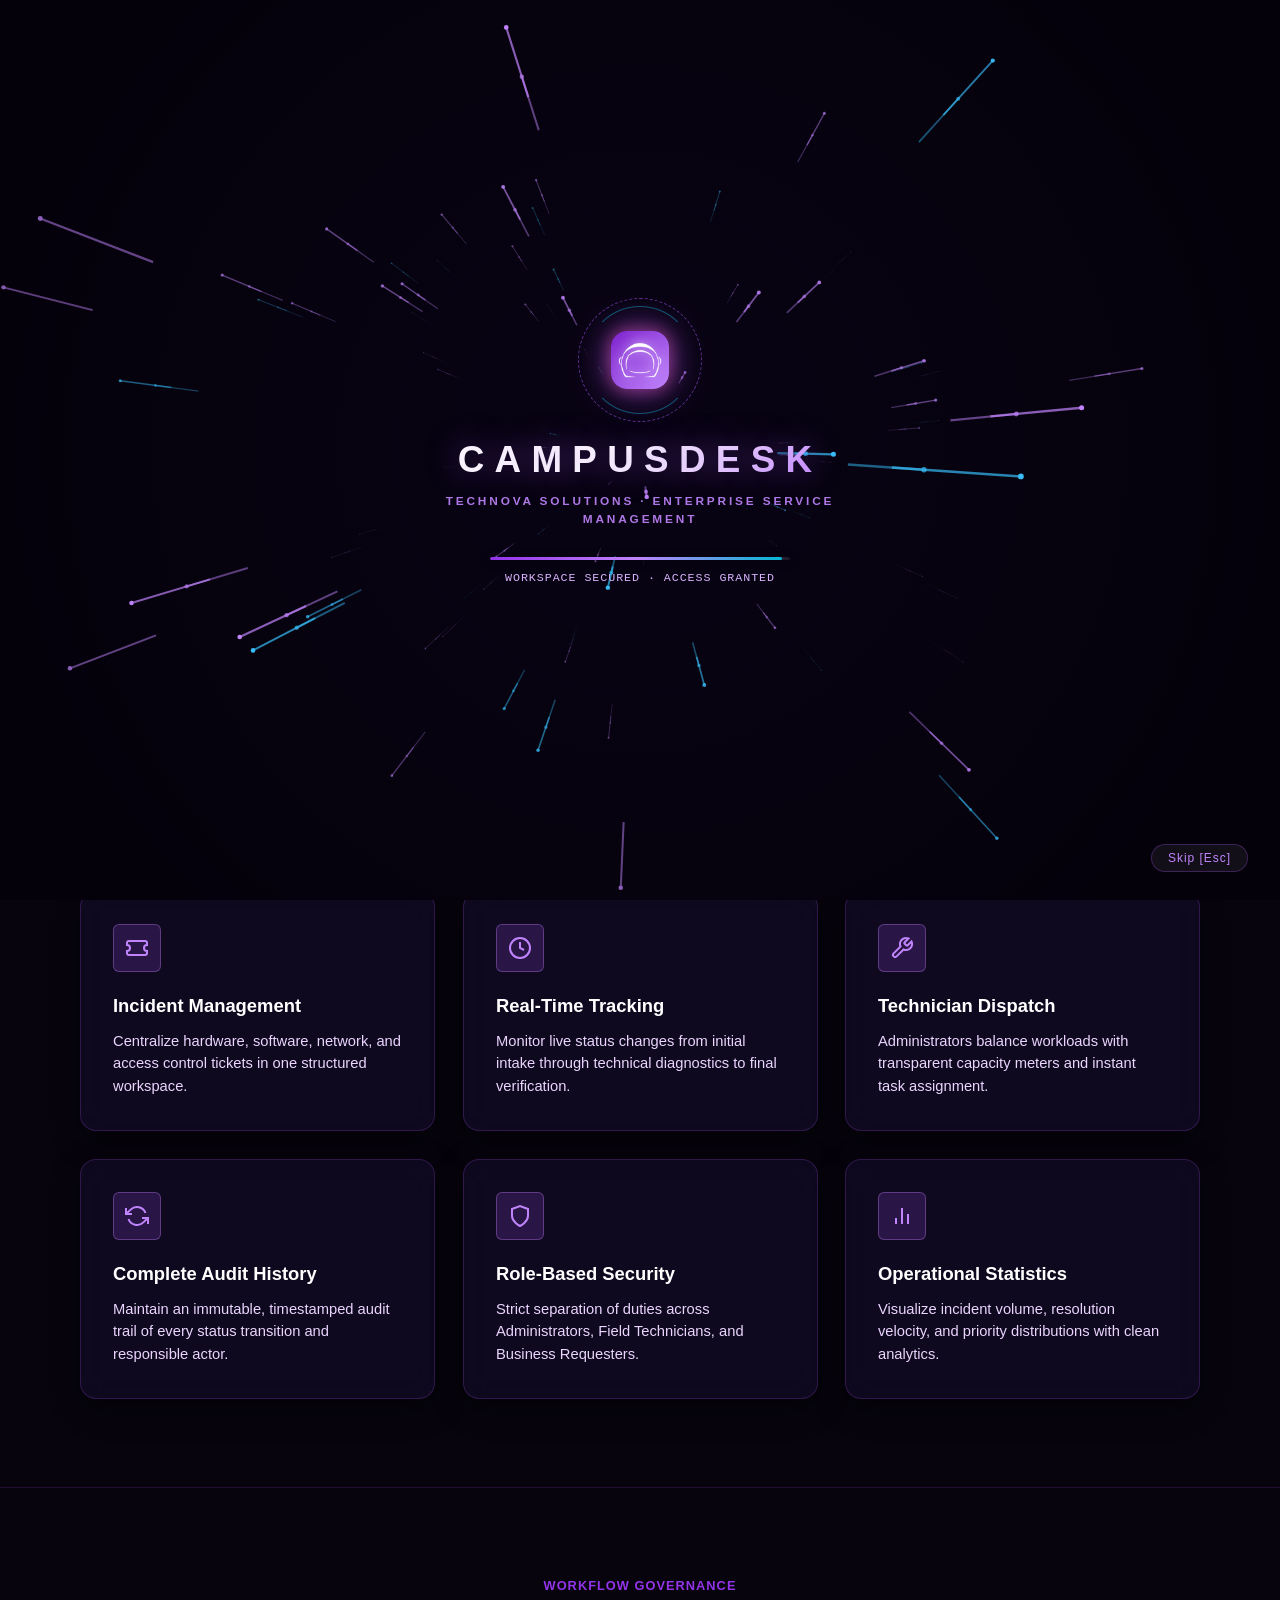
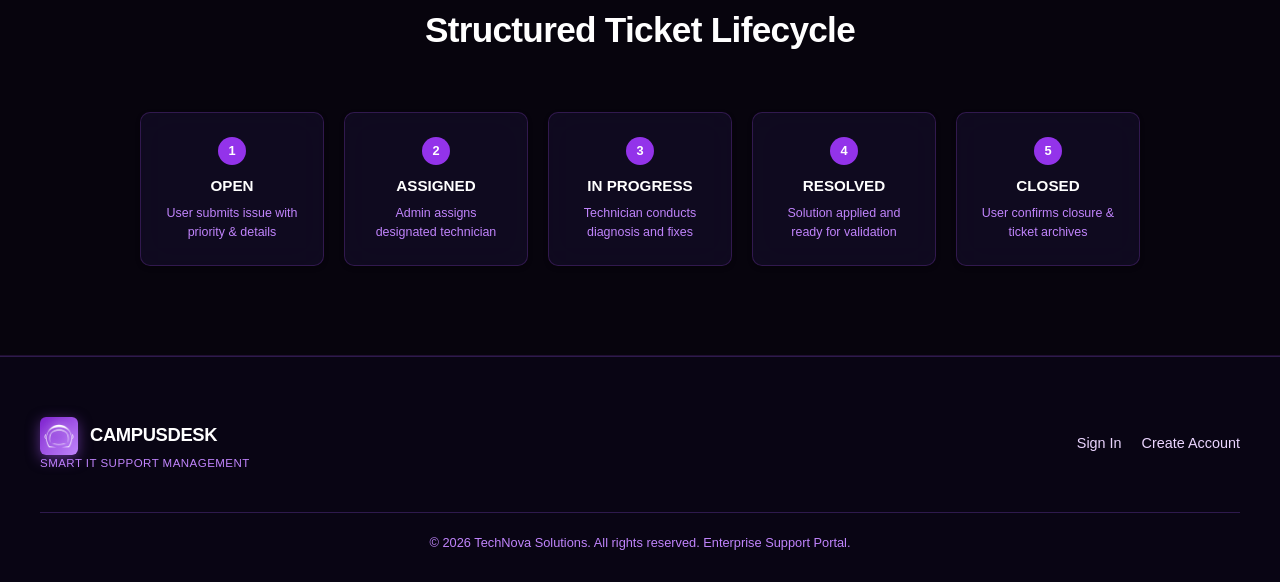
<file: frontend/index.html>
<!DOCTYPE html>
<html lang="en">
<head>
  <meta charset="UTF-8">
  <meta name="viewport" content="width=device-width, initial-scale=1.0">
  <title>CampusDesk · Smart IT Support Management | TechNova Solutions</title>
  <link rel="stylesheet" href="css/styles.css">
</head>
<body>

  <!-- Top Enterprise Navigation Header -->
  <header class="landing-header">
    <div class="brand-wrapper">
      <div class="brand-icon-box">
        <img src="assets/campuslands-logo.png" alt="Campuslands" class="brand-logo-img">
      </div>
      <div>
        <span class="brand-title landing-brand-title">CAMPUSDESK</span>
        <span class="brand-subtitle">TechNova Solutions</span>
      </div>
    </div>
    <div class="landing-header-actions">
      <!-- Dynamic Language Switcher Container -->
      <div id="landing-lang-container"></div>
      <a href="pages/login.html" class="btn btn-secondary" data-i18n="sign_in">Sign In</a>
      <a href="pages/register.html" class="btn btn-primary" data-i18n="create_account">Create Account</a>
    </div>
  </header>

  <!-- Hero Presentation Section -->
  <section class="landing-hero">
    <div class="landing-hero-content">
      <div class="hero-badge">
        <span data-i18n="hero_badge">● Enterprise IT Service Management</span>
      </div>
      <h1 class="hero-heading" data-i18n="hero_heading">Your tech support, smarter and more organized.</h1>
      <p class="hero-subtext" data-i18n="hero_subtext">
        CAMPUSDESK delivers modern centralized incident tracking, real-time workload orchestration, and role-based operational transparency for TechNova Solutions.
      </p>
      <div class="hero-cta-group">
        <a href="pages/login.html" class="btn btn-primary btn-lg" data-i18n="hero_cta_portal">Sign In to Portal</a>
        <a href="pages/login.html" class="btn btn-outline btn-lg" data-i18n="hero_cta_request">Submit a Request</a>
      </div>
    </div>
  </section>

  <!-- Benefits Showcase Section -->
  <section class="benefits-section">
    <div class="section-title-box">
      <span class="section-tag" data-i18n="benefits_tag">Enterprise Capabilities</span>
      <h2 class="section-heading" data-i18n="benefits_heading">Designed for High-Reliability Operations</h2>
    </div>

    <div class="benefits-grid">
      <!-- Feature 1 -->
      <div class="benefit-card">
        <div class="benefit-icon-box">
          <svg width="24" height="24" viewBox="0 0 24 24" fill="none" stroke="currentColor" stroke-width="2"><path d="M2 9a3 3 0 0 1 0 6v2a2 2 0 0 0 2 2h16a2 2 0 0 0 2-2v-2a3 3 0 0 1 0-6V7a2 2 0 0 0-2-2H4a2 2 0 0 0-2 2z"/></svg>
        </div>
        <h3 class="benefit-title" data-i18n="benefit_1_title">Incident Management</h3>
        <p class="benefit-desc" data-i18n="benefit_1_desc">Centralize hardware, software, network, and access control tickets in one structured workspace.</p>
      </div>

      <!-- Feature 2 -->
      <div class="benefit-card">
        <div class="benefit-icon-box">
          <svg width="24" height="24" viewBox="0 0 24 24" fill="none" stroke="currentColor" stroke-width="2"><circle cx="12" cy="12" r="10"/><polyline points="12 6 12 12 16 14"/></svg>
        </div>
        <h3 class="benefit-title" data-i18n="benefit_2_title">Real-Time Tracking</h3>
        <p class="benefit-desc" data-i18n="benefit_2_desc">Monitor live status changes from initial intake through technical diagnostics to final verification.</p>
      </div>

      <!-- Feature 3 -->
      <div class="benefit-card">
        <div class="benefit-icon-box">
          <svg width="24" height="24" viewBox="0 0 24 24" fill="none" stroke="currentColor" stroke-width="2"><path d="M14.7 6.3a1 1 0 0 0 0 1.4l1.6 1.6a1 1 0 0 0 1.4 0l3.77-3.77a6 6 0 0 1-7.94 7.94l-6.91 6.91a2.12 2.12 0 0 1-3-3l6.91-6.91a6 6 0 0 1 7.94-7.94l-3.76 3.76z"/></svg>
        </div>
        <h3 class="benefit-title" data-i18n="benefit_3_title">Technician Dispatch</h3>
        <p class="benefit-desc" data-i18n="benefit_3_desc">Administrators balance workloads with transparent capacity meters and instant task assignment.</p>
      </div>

      <!-- Feature 4 -->
      <div class="benefit-card">
        <div class="benefit-icon-box">
          <svg width="24" height="24" viewBox="0 0 24 24" fill="none" stroke="currentColor" stroke-width="2"><polyline points="1 4 1 10 7 10"/><polyline points="23 20 23 14 17 14"/><path d="M20.49 9A9 9 0 0 0 5.64 5.64L1 10m22 4l-4.64 4.36A9 9 0 0 1 3.51 15"/></svg>
        </div>
        <h3 class="benefit-title" data-i18n="benefit_4_title">Complete Audit History</h3>
        <p class="benefit-desc" data-i18n="benefit_4_desc">Maintain an immutable, timestamped audit trail of every status transition and responsible actor.</p>
      </div>

      <!-- Feature 5 -->
      <div class="benefit-card">
        <div class="benefit-icon-box">
          <svg width="24" height="24" viewBox="0 0 24 24" fill="none" stroke="currentColor" stroke-width="2"><path d="M12 22s8-4 8-10V5l-8-3-8 3v7c0 6 8 10 8 10z"/></svg>
        </div>
        <h3 class="benefit-title" data-i18n="benefit_5_title">Role-Based Security</h3>
        <p class="benefit-desc" data-i18n="benefit_5_desc">Strict separation of duties across Administrators, Field Technicians, and Business Requesters.</p>
      </div>

      <!-- Feature 6 -->
      <div class="benefit-card">
        <div class="benefit-icon-box">
          <svg width="24" height="24" viewBox="0 0 24 24" fill="none" stroke="currentColor" stroke-width="2"><line x1="18" y1="20" x2="18" y2="10"/><line x1="12" y1="20" x2="12" y2="4"/><line x1="6" y1="20" x2="6" y2="14"/></svg>
        </div>
        <h3 class="benefit-title" data-i18n="benefit_6_title">Operational Statistics</h3>
        <p class="benefit-desc" data-i18n="benefit_6_desc">Visualize incident volume, resolution velocity, and priority distributions with clean analytics.</p>
      </div>
    </div>
  </section>

  <!-- Interactive Lifecycle Workflow Section -->
  <section class="workflow-section">
    <div class="section-title-box">
      <span class="section-tag" data-i18n="workflow_tag">Workflow Governance</span>
      <h2 class="section-heading" data-i18n="workflow_heading">Structured Ticket Lifecycle</h2>
    </div>

    <div class="flow-steps-container">
      <div class="flow-step-box">
        <div class="flow-step-num">1</div>
        <div class="flow-step-name" data-i18n="step_open_name">OPEN</div>
        <div class="flow-step-desc" data-i18n="step_open_desc">User submits issue with priority & details</div>
      </div>
      <div class="flow-step-box">
        <div class="flow-step-num">2</div>
        <div class="flow-step-name" data-i18n="step_assigned_name">ASSIGNED</div>
        <div class="flow-step-desc" data-i18n="step_assigned_desc">Admin assigns designated technician</div>
      </div>
      <div class="flow-step-box">
        <div class="flow-step-num">3</div>
        <div class="flow-step-name" data-i18n="step_progress_name">IN PROGRESS</div>
        <div class="flow-step-desc" data-i18n="step_progress_desc">Technician conducts diagnosis and fixes</div>
      </div>
      <div class="flow-step-box">
        <div class="flow-step-num">4</div>
        <div class="flow-step-name" data-i18n="step_resolved_name">RESOLVED</div>
        <div class="flow-step-desc" data-i18n="step_resolved_desc">Solution applied and ready for validation</div>
      </div>
      <div class="flow-step-box">
        <div class="flow-step-num">5</div>
        <div class="flow-step-name" data-i18n="step_closed_name">CLOSED</div>
        <div class="flow-step-desc" data-i18n="step_closed_desc">User confirms closure & ticket archives</div>
      </div>
    </div>
  </section>

  <!-- Enterprise Footer -->
  <footer class="landing-footer">
    <div class="footer-content">
      <div>
        <div class="brand-wrapper">
          <div class="brand-icon-box">
            <img src="assets/campuslands-logo.png" alt="Campuslands" class="brand-logo-img">
          </div>
          <span class="brand-title">CAMPUSDESK</span>
        </div>
        <p class="brand-subtitle" data-i18n="brand_sub">Smart IT Support Management Platform · TechNova Solutions</p>
      </div>
      <div class="footer-links">
        <a href="pages/login.html" class="footer-link" data-i18n="sign_in">Sign In</a>
        <a href="pages/register.html" class="footer-link" data-i18n="create_account">Register</a>
      </div>
    </div>
    <div class="footer-bottom" data-i18n="footer_copy">
      &copy; 2026 TechNova Solutions. All rights reserved. Enterprise Support Portal.
    </div>
  </footer>

  <script src="js/i18n.js"></script>
  <script src="js/animations.js"></script>
  <script>
    document.addEventListener('DOMContentLoaded', () => {
      const langContainer = document.getElementById('landing-lang-container');
      if (langContainer && typeof I18n !== 'undefined') {
        I18n.mountSelector(langContainer);
      }
    });
  </script>
</body>
</html>
</file>
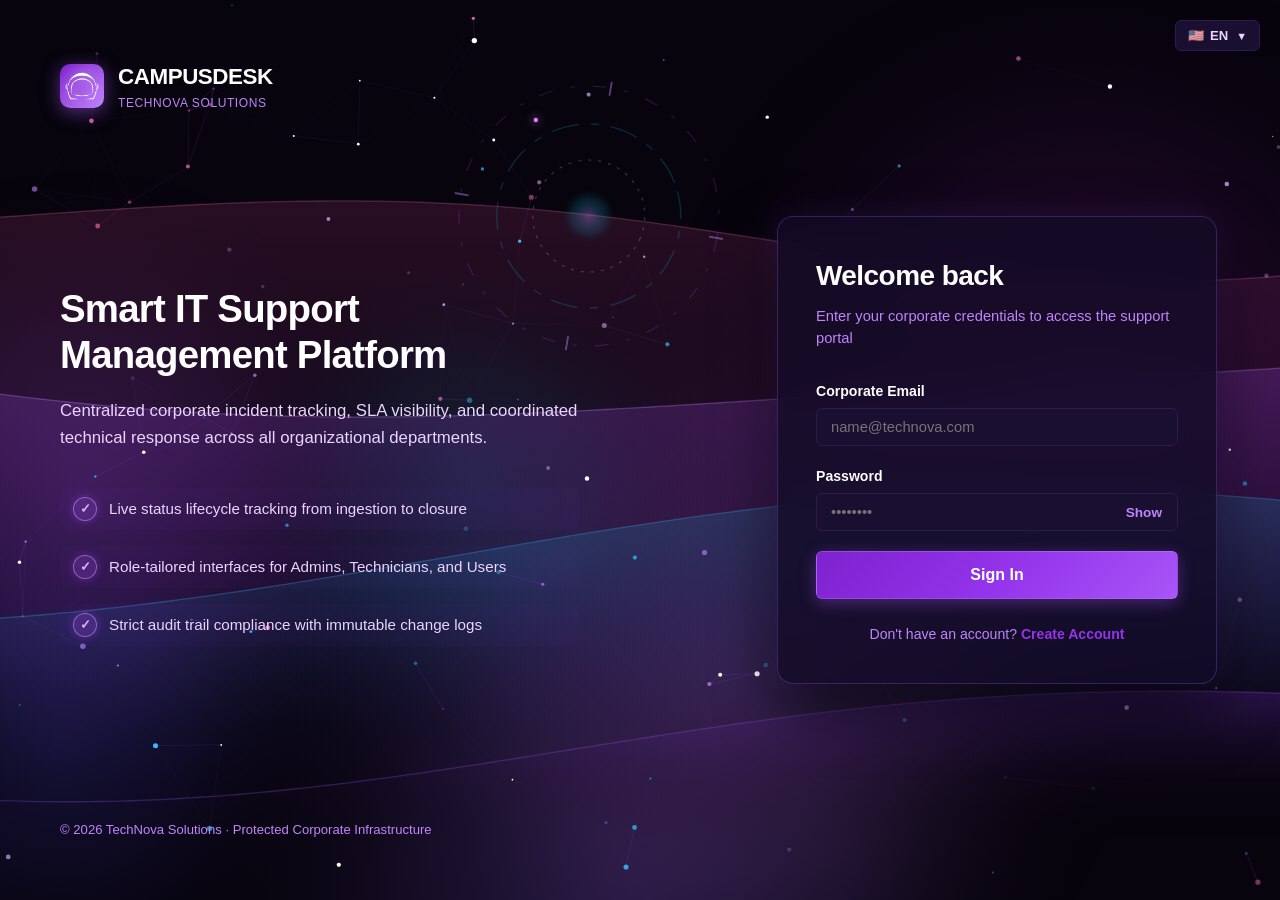
<file: frontend/pages/administration.html>
<!DOCTYPE html>
<html lang="en">
<head>
  <meta charset="UTF-8">
  <meta name="viewport" content="width=device-width, initial-scale=1.0">
  <title>CampusDesk · Administration Console | TechNova Solutions</title>
  <link rel="stylesheet" href="../css/styles.css">
</head>
<body>

  <!-- Mobile Sidebar Backdrop -->
  <div id="sidebar-backdrop" class="sidebar-backdrop"></div>

  <div class="app-container">
    <!-- Left Navigation Sidebar -->
    <aside class="sidebar">
      <div class="sidebar-header">
        <div class="brand-wrapper">
          <div class="brand-icon-box">
            <img src="../assets/campuslands-logo.png" alt="Campuslands" class="brand-logo-img">
          </div>
          <div>
            <span class="brand-title">CAMPUSDESK</span>
            <span class="brand-subtitle">TechNova</span>
          </div>
        </div>
      </div>

      <nav class="sidebar-nav" id="sidebar-nav"></nav>

      <div class="sidebar-footer">
        <a href="#" class="nav-link text-critical" id="sidebar-logout-btn"></a>
      </div>
    </aside>

    <!-- Main Workspace Area -->
    <div class="main-wrapper">
      <header class="top-header">
        <div class="header-left">
          <button id="menu-toggle" class="menu-toggle-btn" aria-label="Open sidebar menu">
            <svg width="22" height="22" viewBox="0 0 24 24" fill="none" stroke="currentColor" stroke-width="2"><line x1="3" y1="12" x2="21" y2="12"/><line x1="3" y1="6" x2="21" y2="6"/><line x1="3" y1="18" x2="21" y2="18"/></svg>
          </button>
          <div class="header-title-box">
            <h1 data-i18n="nav_admin">Administration Center</h1>
            <p data-i18n="administration_subtitle">Operational workforce oversight, technician capacity, and user directory</p>
          </div>
        </div>

        <div class="header-right">
          <!-- Mount points for i18n & notifications -->
          <div id="header-i18n-container"></div>
          <div id="header-notifications-mount"></div>

          <div class="user-profile-badge" id="header-user-profile" title="View Profile"></div>
        </div>
      </header>

      <main class="page-content">
        <!-- Admin Navigation Tabs -->
        <div class="admin-tabs-nav">
          <button class="admin-tab-btn active" data-tab="tab-overview">
            <svg width="18" height="18" viewBox="0 0 24 24" fill="none" stroke="currentColor" stroke-width="2"><rect x="3" y="3" width="7" height="9"/><rect x="14" y="3" width="7" height="5"/><rect x="14" y="12" width="7" height="9"/><rect x="3" y="16" width="7" height="5"/></svg>
            <span data-i18n="system_overview">System Overview</span>
          </button>
          <button class="admin-tab-btn" data-tab="tab-technicians">
            <svg width="18" height="18" viewBox="0 0 24 24" fill="none" stroke="currentColor" stroke-width="2"><path d="M14.7 6.3a1 1 0 0 0 0 1.4l1.6 1.6a1 1 0 0 0 1.4 0l3.77-3.77a6 6 0 0 1-7.94 7.94l-6.91 6.91a2.12 2.12 0 0 1-3-3l6.91-6.91a6 6 0 0 1 7.94-7.94l-3.76 3.76z"/></svg>
            <span data-i18n="technicians_roster">Technicians Roster</span>
          </button>
          <button class="admin-tab-btn" data-tab="tab-users">
            <svg width="18" height="18" viewBox="0 0 24 24" fill="none" stroke="currentColor" stroke-width="2"><path d="M17 21v-2a4 4 0 0 0-4-4H5a4 4 0 0 0-4 4v2"/><circle cx="9" cy="7" r="4"/></svg>
            <span data-i18n="user_directory">User Directory</span>
          </button>
        </div>

        <!-- Tab 1: System Overview -->
        <div class="admin-tab-content active" id="tab-overview">
          <div class="metrics-grid" id="admin-summary-grid">
            <!-- Summary cards injected -->
          </div>

          <div class="card">
            <div class="card-header">
              <h3 class="card-title">Unassigned Incidents Awaiting Triage</h3>
              <a href="tickets.html?status=OPEN" class="btn btn-secondary btn-sm">View Intake Desk</a>
            </div>
            <div class="card-body card-body-flush">
              <div class="table-responsive">
                <table class="data-table responsive-cards-table">
                  <thead>
                    <tr>
                      <th>ID</th>
                      <th>Title</th>
                      <th>Category</th>
                      <th>Priority</th>
                      <th>Submitted On</th>
                      <th>Action</th>
                    </tr>
                  </thead>
                  <tbody id="unassigned-table-body">
                    <!-- Populated dynamically -->
                  </tbody>
                </table>
              </div>
            </div>
          </div>
        </div>

        <!-- Tab 2: Technicians Roster -->
        <div class="admin-tab-content" id="tab-technicians">
          <div class="card-header card-body-flush section-header-flush">
            <div>
              <h3 class="card-title section-header-title">Active Field & Support Technicians</h3>
              <p class="activity-meta">Monitor individual workloads and dispatch pending tickets</p>
            </div>
          </div>
          <div class="technicians-grid" id="technicians-cards-container">
            <!-- Technician cards injected -->
          </div>
        </div>

        <!-- Tab 3: Users Directory -->
        <div class="admin-tab-content" id="tab-users">
          <div class="card">
            <div class="card-header">
              <h3 class="card-title" id="users-count-badge">Corporate User Directory</h3>
              <span class="card-header-badge">Protected accounts</span>
            </div>
            <div class="card-body card-body-flush">
              <div class="table-responsive">
                <table class="data-table responsive-cards-table">
                  <thead>
                    <tr>
                      <th>ID</th>
                      <th>Full Name</th>
                      <th>Corporate Email</th>
                      <th>Role</th>
                      <th>Account Status</th>
                    </tr>
                  </thead>
                  <tbody id="users-table-body">
                    <!-- Users injected -->
                  </tbody>
                </table>
              </div>
            </div>
          </div>
        </div>

      </main>
    </div>
  </div>

  <script src="../js/i18n.js"></script>
  <script src="../js/notifications.js"></script>
  <script src="../js/components.js"></script>
  <script src="../js/animations.js"></script>
  <script src="../js/api.js"></script>
  <script src="../js/auth.js"></script>
  <script src="../js/navigation.js"></script>
  <script src="../js/pages/administration.js"></script>
</body>
</html>
</file>
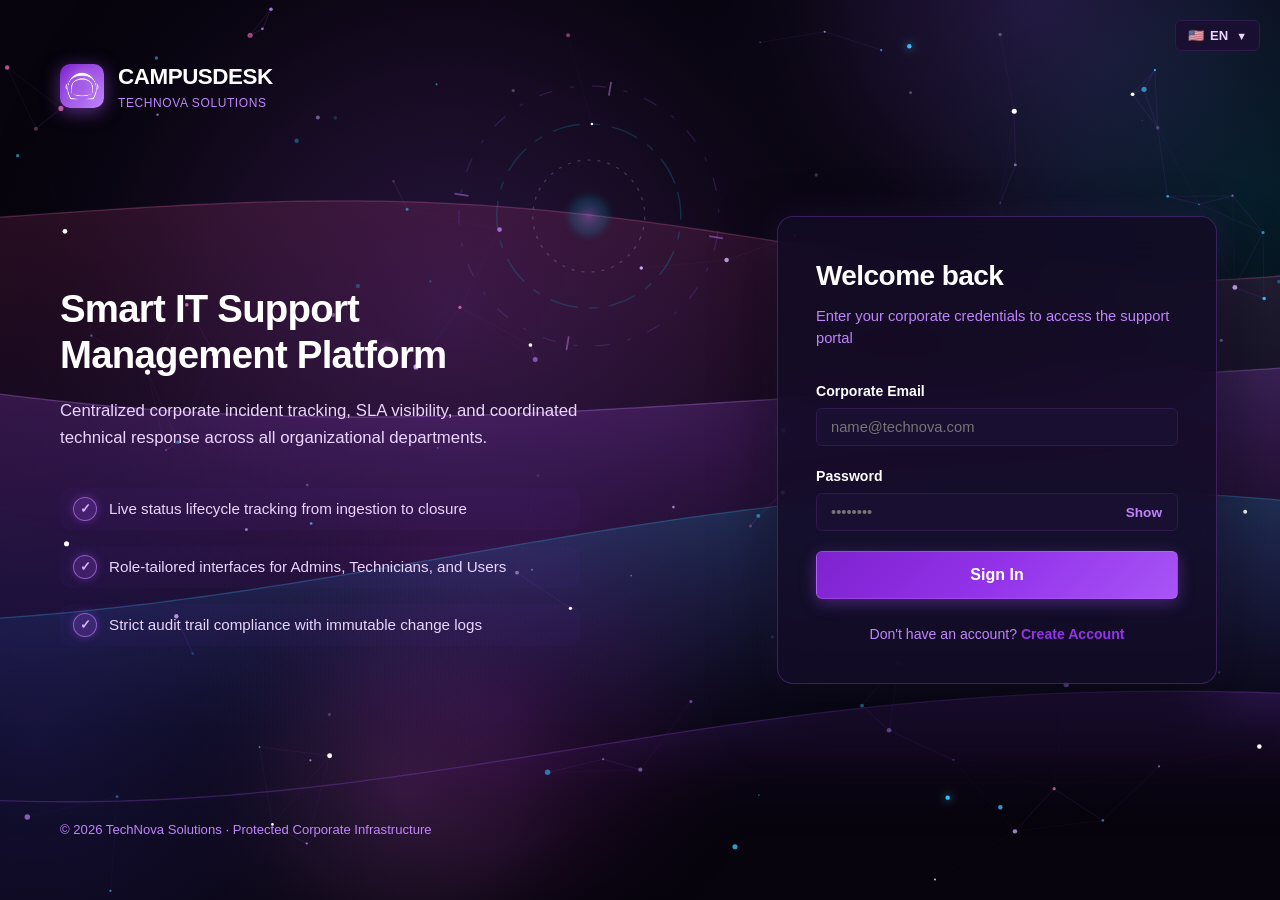
<file: frontend/pages/create-ticket.html>
<!DOCTYPE html>
<html lang="en">
<head>
  <meta charset="UTF-8">
  <meta name="viewport" content="width=device-width, initial-scale=1.0">
  <title>CampusDesk · Submit Support Ticket | TechNova Solutions</title>
  <link rel="stylesheet" href="../css/styles.css">
</head>
<body>

  <!-- Mobile Sidebar Backdrop -->
  <div id="sidebar-backdrop" class="sidebar-backdrop"></div>

  <div class="app-container">
    <!-- Left Navigation Sidebar -->
    <aside class="sidebar">
      <div class="sidebar-header">
        <div class="brand-wrapper">
          <div class="brand-icon-box">
            <img src="../assets/campuslands-logo.png" alt="Campuslands" class="brand-logo-img">
          </div>
          <div>
            <span class="brand-title">CAMPUSDESK</span>
            <span class="brand-subtitle">TechNova</span>
          </div>
        </div>
      </div>

      <nav class="sidebar-nav" id="sidebar-nav"></nav>

      <div class="sidebar-footer">
        <a href="#" class="nav-link text-critical" id="sidebar-logout-btn"></a>
      </div>
    </aside>

    <!-- Main Workspace Area -->
    <div class="main-wrapper">
      <header class="top-header">
        <div class="header-left">
          <button id="menu-toggle" class="menu-toggle-btn" aria-label="Open sidebar menu">
            <svg width="22" height="22" viewBox="0 0 24 24" fill="none" stroke="currentColor" stroke-width="2"><line x1="3" y1="12" x2="21" y2="12"/><line x1="3" y1="6" x2="21" y2="6"/><line x1="3" y1="18" x2="21" y2="18"/></svg>
          </button>
          <div class="header-title-box">
            <h1 data-i18n="nav_submit">Submit Incident Request</h1>
            <p data-i18n="create_ticket_subtitle">Report technical issues for diagnosis and resolution</p>
          </div>
        </div>

        <div class="header-right">
          <!-- Mount points for i18n & notifications -->
          <div id="header-i18n-container"></div>
          <div id="header-notifications-mount"></div>

          <div class="user-profile-badge" id="header-user-profile" title="View Profile"></div>
        </div>
      </header>

      <main class="page-content">
        <div class="card create-ticket-card">
          <div class="card-header">
            <h3 class="card-title">New Support Incident Intake</h3>
            <span class="badge badge-status-open"><span class="badge-dot"></span>Initial State: OPEN</span>
          </div>

          <div class="card-body">
            <!-- Form instructions -->
            <p class="empty-state-desc mb-24">
              Please provide clear details regarding your technical problem. Your ticket will immediately enter the intake queue with initial <strong>OPEN</strong> status and be dispatched to the appropriate IT specialist.
            </p>

            <form id="create-ticket-form" novalidate>
              <div class="form-group">
                <label for="ticket-title" class="form-label">Incident Title <span class="text-critical">*</span></label>
                <input type="text" id="ticket-title" class="form-control" placeholder="e.g. Dual Monitor Display flickering in Workstation #12" required minlength="5" maxlength="150">
                <div class="form-hint">Brief summary of the issue (5–150 characters).</div>
                <div id="title-error" class="form-error-msg">Title must be between 5 and 150 characters.</div>
              </div>

              <div class="dashboard-grid-even">
                <div class="form-group">
                  <label for="ticket-category" class="form-label">Technical Category <span class="text-critical">*</span></label>
                  <select id="ticket-category" class="form-select" required>
                    <option value="" disabled selected>Select category...</option>
                    <option value="HARDWARE">HARDWARE (Monitors, laptops, peripherals)</option>
                    <option value="SOFTWARE">SOFTWARE (Operating systems, ERP, licensing)</option>
                    <option value="NETWORK">NETWORK (VPN, Wi-Fi, Ethernet, DNS)</option>
                    <option value="ACCESS">ACCESS (Permissions, badges, active directory)</option>
                    <option value="OTHER">OTHER (General technical assistance)</option>
                  </select>
                  <div id="category-error" class="form-error-msg">Please select an issue category.</div>
                </div>

                <div class="form-group">
                  <label for="ticket-priority" class="form-label">Operational Priority <span class="text-critical">*</span></label>
                  <select id="ticket-priority" class="form-select" required>
                    <option value="" disabled selected>Select priority...</option>
                    <option value="LOW">LOW (Minor inconvenience, work can continue)</option>
                    <option value="MEDIUM">MEDIUM (Impacting individual workflow)</option>
                    <option value="HIGH">HIGH (Major component unusable, high urgency)</option>
                    <option value="CRITICAL">CRITICAL (Total workflow blockage, immediate outage)</option>
                  </select>
                  <div id="priority-error" class="form-error-msg">Please select a priority level.</div>
                </div>
              </div>

              <div class="form-group">
                <label for="ticket-description" class="form-label">Detailed Description <span class="text-critical">*</span></label>
                <textarea id="ticket-description" class="form-control" rows="6" placeholder="Describe what happened, error codes observed, equipment labels, and steps to reproduce..." required minlength="10" maxlength="2000"></textarea>
                <div class="form-hint">Include affected hardware IDs or software error prompts (10–2000 characters).</div>
                <div id="desc-error" class="form-error-msg">Description must be between 10 and 2000 characters.</div>
              </div>

              <div class="modal-footer form-footer-action">
                <a href="tickets.html" class="btn btn-secondary" data-i18n="cancel">Cancel</a>
                <button type="submit" id="submit-ticket-btn" class="btn btn-primary btn-lg">
                  <span id="btn-text" data-i18n="submit_request">Submit Request</span>
                  <span id="btn-spinner" class="spinner btn-spinner-icon d-none"></span>
                </button>
              </div>
            </form>
          </div>
        </div>
      </main>
    </div>
  </div>

  <script src="../js/i18n.js"></script>
  <script src="../js/notifications.js"></script>
  <script src="../js/components.js"></script>
  <script src="../js/animations.js"></script>
  <script src="../js/api.js"></script>
  <script src="../js/auth.js"></script>
  <script src="../js/navigation.js"></script>
  <script src="../js/pages/create-ticket.js"></script>
</body>
</html>
</file>
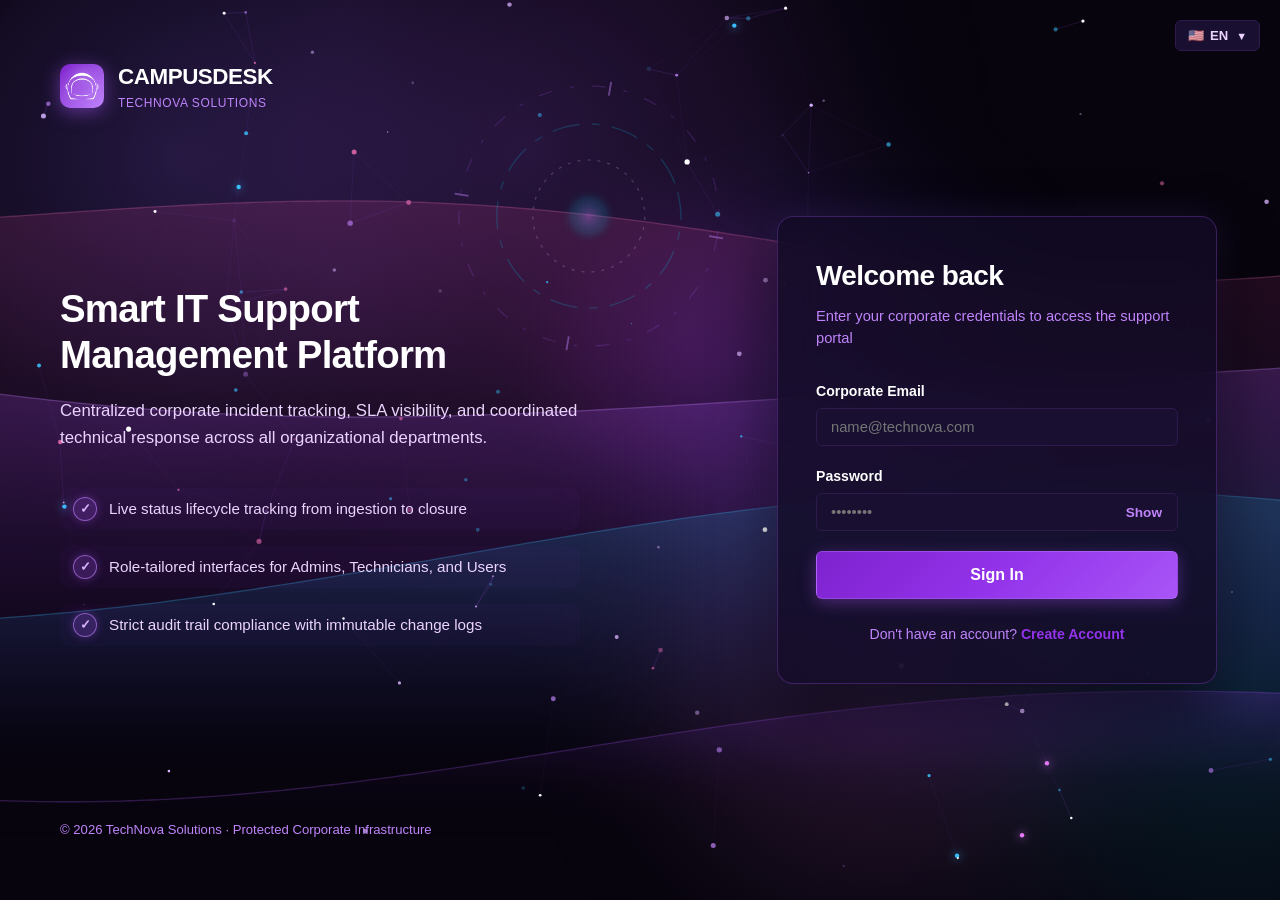
<file: frontend/pages/dashboard.html>
<!DOCTYPE html>
<html lang="en">
<head>
  <meta charset="UTF-8">
  <meta name="viewport" content="width=device-width, initial-scale=1.0">
  <title>CampusDesk · Dashboard | TechNova Solutions</title>
  <link rel="stylesheet" href="../css/styles.css">
</head>
<body>

  <!-- Initial Splash Loading Screen -->
  <div id="splash-loader" class="splash-loader">
    <div class="splash-logo">
      <img src="../assets/campuslands-logo.png" alt="Campuslands" class="brand-logo-img">
      <span>CAMPUSDESK</span>
    </div>
    <div class="splash-sub" data-i18n="brand_sub">Smart IT Support Management</div>
    <div class="spinner"></div>
  </div>

  <!-- Mobile Sidebar Backdrop -->
  <div id="sidebar-backdrop" class="sidebar-backdrop"></div>

  <div class="app-container">
    <!-- Left Navigation Sidebar -->
    <aside class="sidebar">
      <div class="sidebar-header">
        <div class="brand-wrapper">
          <div class="brand-icon-box">
            <img src="../assets/campuslands-logo.png" alt="Campuslands" class="brand-logo-img">
          </div>
          <div>
            <span class="brand-title">CAMPUSDESK</span>
            <span class="brand-subtitle">TechNova</span>
          </div>
        </div>
      </div>

      <nav class="sidebar-nav" id="sidebar-nav">
        <!-- Rendered dynamically by Navigation.render() according to role -->
      </nav>

      <div class="sidebar-footer">
        <a href="#" class="nav-link text-critical" id="sidebar-logout-btn">
          <!-- Sign out injected -->
        </a>
      </div>
    </aside>

    <!-- Main Workspace Area -->
    <div class="main-wrapper">
      <!-- Top Sticky Header -->
      <header class="top-header">
        <div class="header-left">
          <button id="menu-toggle" class="menu-toggle-btn" aria-label="Open sidebar menu">
            <svg width="22" height="22" viewBox="0 0 24 24" fill="none" stroke="currentColor" stroke-width="2"><line x1="3" y1="12" x2="21" y2="12"/><line x1="3" y1="6" x2="21" y2="6"/><line x1="3" y1="18" x2="21" y2="18"/></svg>
          </button>
          <div class="header-title-box">
            <h1 id="page-title" data-i18n="nav_dashboard">Operations Dashboard</h1>
            <p id="page-subtitle" data-i18n="dashboard_subtitle">Real-time incident oversight and performance metrics</p>
          </div>
        </div>

        <div class="header-right">
          <!-- Language selector mounted by Navigation -->
          <div id="header-i18n-container"></div>

          <!-- Notification Bell mounted by Notifications.mount() -->
          <div id="header-notifications-mount"></div>

          <!-- User Profile Chip -->
          <div class="user-profile-badge" id="header-user-profile" title="View Profile">
            <!-- Rendered by Navigation -->
          </div>
        </div>
      </header>

      <!-- Dashboard Main Content Container -->
      <main class="page-content" id="dashboard-content">
        <!-- Skeleton Loading State -->
        <div id="dashboard-loading" class="d-flex flex-column gap-20">
          <div class="metrics-grid">
            <div class="skeleton skeleton-metric-card"></div>
            <div class="skeleton skeleton-metric-card"></div>
            <div class="skeleton skeleton-metric-card"></div>
            <div class="skeleton skeleton-metric-card"></div>
          </div>
          <div class="dashboard-grid-two-col">
            <div class="skeleton skeleton-chart-box"></div>
            <div class="skeleton skeleton-chart-box"></div>
          </div>
        </div>

        <!-- Dynamic Role Dashboard Target -->
        <div id="role-dashboard-view" class="d-none"></div>
      </main>
    </div>
  </div>

  <script src="../js/i18n.js"></script>
  <script src="../js/notifications.js"></script>
  <script src="../js/components.js"></script>
  <script src="../js/animations.js"></script>
  <script src="../js/api.js"></script>
  <script src="../js/auth.js"></script>
  <script src="../js/navigation.js"></script>
  <script src="../js/pages/dashboard.js"></script>
</body>
</html>
</file>
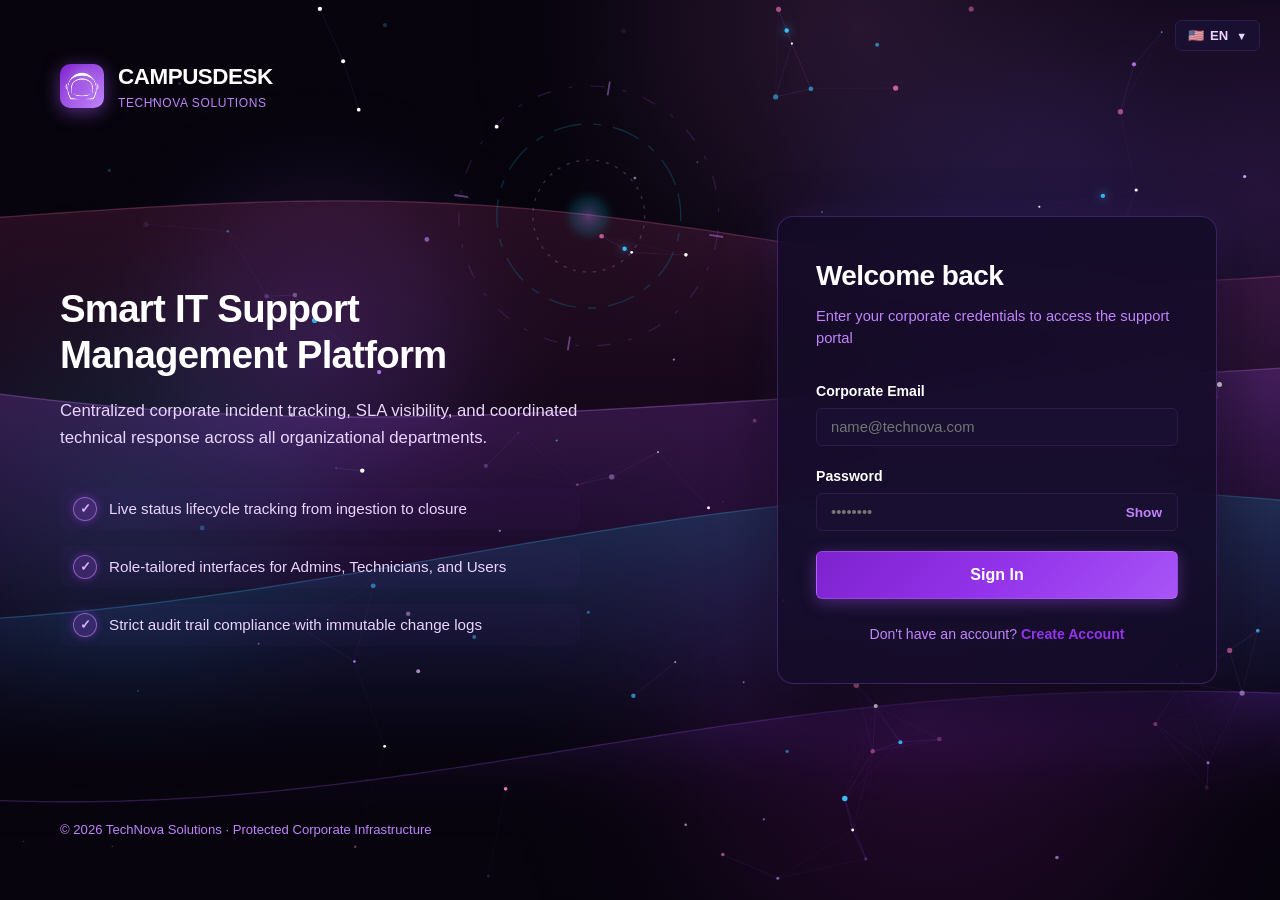
<file: frontend/pages/login.html>
<!DOCTYPE html>
<html lang="en">
<head>
  <meta charset="UTF-8">
  <meta name="viewport" content="width=device-width, initial-scale=1.0">
  <title>CampusDesk · Sign In | TechNova Solutions</title>
  <link rel="stylesheet" href="../css/styles.css">
</head>
<body class="auth-page">

  <!-- Floating Language Switcher -->
  <div class="auth-lang-floating" id="auth-lang-container"></div>

  <div class="auth-split-container">
    <!-- Left Hero Branding Panel -->
    <div class="auth-hero-panel">
      <div class="auth-brand">
        <div class="auth-brand-logo">
          <img src="../assets/campuslands-logo.png" alt="Campuslands" class="brand-logo-img">
        </div>
        <div>
          <div class="auth-brand-name">CAMPUSDESK</div>
          <div class="auth-company-tag">TechNova Solutions</div>
        </div>
      </div>

      <div class="auth-hero-content">
        <h2 class="auth-hero-title">Smart IT Support Management Platform</h2>
        <p class="auth-hero-desc">
          Centralized corporate incident tracking, SLA visibility, and coordinated technical response across all organizational departments.
        </p>

        <div class="auth-feature-list">
          <div class="auth-feature-item">
            <span class="auth-feature-check">✓</span>
            <span>Live status lifecycle tracking from ingestion to closure</span>
          </div>
          <div class="auth-feature-item">
            <span class="auth-feature-check">✓</span>
            <span>Role-tailored interfaces for Admins, Technicians, and Users</span>
          </div>
          <div class="auth-feature-item">
            <span class="auth-feature-check">✓</span>
            <span>Strict audit trail compliance with immutable change logs</span>
          </div>
        </div>
      </div>

      <div class="auth-hero-footer">
        &copy; 2026 TechNova Solutions · Protected Corporate Infrastructure
      </div>
    </div>

    <!-- Right Interactive Login Panel -->
    <div class="auth-form-panel">
      <div class="auth-card">
        <div class="auth-header">
          <h1 class="auth-title" data-i18n="welcome_back">Welcome back</h1>
          <p class="auth-subtitle" data-i18n="login_sub">Enter your corporate credentials to access the support portal</p>
        </div>

        <!-- Feedback Alert Container -->
        <div id="login-alert" class="auth-alert-box"></div>

        <form id="login-form" novalidate>
          <div class="form-group">
            <label for="email" class="form-label" data-i18n="email_label">Corporate Email</label>
            <input type="email" id="email" class="form-control" placeholder="name@technova.com" required autocomplete="email">
            <div id="email-error" class="form-error-msg" data-i18n="email_error">Please enter a valid corporate email.</div>
          </div>

          <div class="form-group">
            <label for="password" class="form-label" data-i18n="password_label">Password</label>
            <div class="password-input-wrapper">
              <input type="password" id="password" class="form-control" placeholder="••••••••" required autocomplete="current-password">
              <button type="button" id="password-toggle" class="password-toggle-btn" aria-label="Toggle password visibility">Show</button>
            </div>
            <div id="password-error" class="form-error-msg" data-i18n="password_required_error">Password is required.</div>
          </div>

          <button type="submit" id="login-submit-btn" class="btn btn-primary btn-lg w-100">
            <span id="btn-text" data-i18n="sign_in">Sign In</span>
            <span id="btn-spinner" class="spinner btn-spinner-icon d-none"></span>
          </button>
        </form>

        <div class="auth-footer-prompt">
          <span data-i18n="dont_have_account">Don't have an account?</span> <a href="register.html" data-i18n="create_account">Create an account</a>
        </div>
      </div>
    </div>
  </div>

  <script src="../js/i18n.js"></script>
  <script src="../js/components.js"></script>
  <script src="../js/animations.js"></script>
  <script src="../js/api.js"></script>
  <script src="../js/auth.js"></script>
  <script src="../js/pages/login.js"></script>
  <script>
    document.addEventListener('DOMContentLoaded', () => {
      const container = document.getElementById('auth-lang-container');
      if (container && typeof I18n !== 'undefined') {
        I18n.mountSelector(container);
      }
    });
  </script>
</body>
</html>
</file>
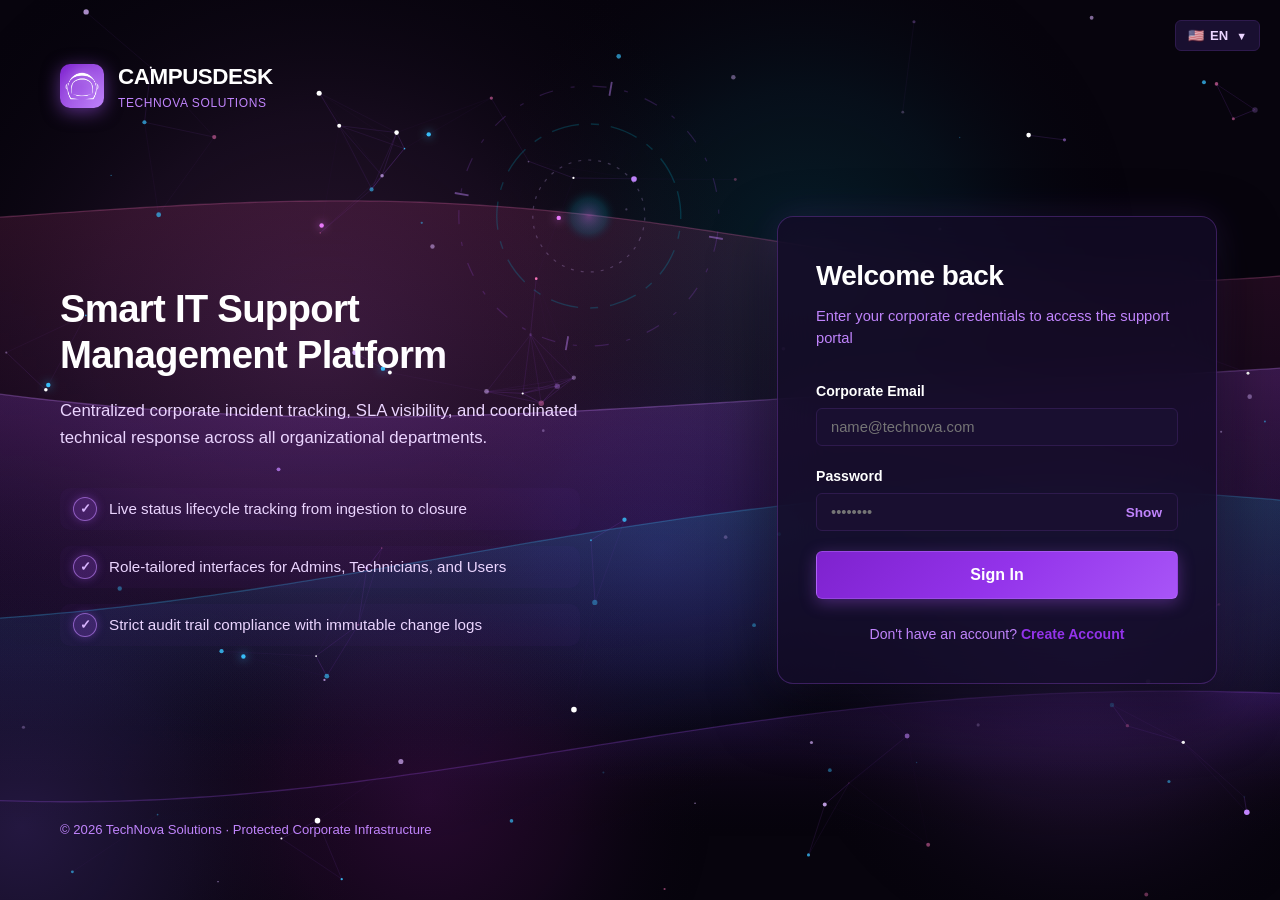
<file: frontend/pages/profile.html>
<!DOCTYPE html>
<html lang="en">
<head>
  <meta charset="UTF-8">
  <meta name="viewport" content="width=device-width, initial-scale=1.0">
  <title>CampusDesk · User Profile | TechNova Solutions</title>
  <link rel="stylesheet" href="../css/styles.css">
</head>
<body>

  <div id="sidebar-backdrop" class="sidebar-backdrop"></div>

  <div class="app-container">
    <aside class="sidebar">
      <div class="sidebar-header">
        <div class="brand-wrapper">
          <div class="brand-icon-box">
            <img src="../assets/campuslands-logo.png" alt="Campuslands" class="brand-logo-img">
          </div>
          <div>
            <span class="brand-title">CAMPUSDESK</span>
            <span class="brand-subtitle">TechNova</span>
          </div>
        </div>
      </div>
      <nav class="sidebar-nav" id="sidebar-nav"></nav>
      <div class="sidebar-footer">
        <a href="#" class="nav-link text-critical" id="sidebar-logout-btn"></a>
      </div>
    </aside>

    <div class="main-wrapper">
      <header class="top-header">
        <div class="header-left">
          <button id="menu-toggle" class="menu-toggle-btn" aria-label="Open sidebar menu">
            <svg width="22" height="22" viewBox="0 0 24 24" fill="none" stroke="currentColor" stroke-width="2"><line x1="3" y1="12" x2="21" y2="12"/><line x1="3" y1="6" x2="21" y2="6"/><line x1="3" y1="18" x2="21" y2="18"/></svg>
          </button>
          <div class="header-title-box">
            <h1 data-i18n="nav_profile">Account Profile</h1>
            <p data-i18n="profile_subtitle">Corporate identity and system authorization overview</p>
          </div>
        </div>
        <div class="header-right">
          <!-- Mount points for i18n & notifications -->
          <div id="header-i18n-container"></div>
          <div id="header-notifications-mount"></div>

          <div class="user-profile-badge" id="header-user-profile" title="View Profile"></div>
        </div>
      </header>

      <main class="page-content">
        <div class="card profile-card">
          <div class="card-header">
            <h3 class="card-title">Corporate User Credentials</h3>
            <span class="badge badge-status-resolved"><span class="badge-dot"></span>ACTIVE ACCOUNT</span>
          </div>
          <div class="card-body">
            <!-- Profile avatar header -->
            <div class="profile-header">
              <div id="profile-avatar-large" class="profile-avatar-large">
                UN
              </div>
              <div>
                <h2 id="profile-name-header" class="profile-name">Loading User...</h2>
                <span id="profile-role-badge" class="badge profile-role-badge">ROLE</span>
              </div>
            </div>

            <!-- Profile Info Metadata List -->
            <div class="metadata-list">
              <div class="profile-grid-2">
                <div class="metadata-item">
                  <span class="metadata-item-label">First Name</span>
                  <span class="metadata-item-value" id="profile-first-name">-</span>
                </div>
                <div class="metadata-item">
                  <span class="metadata-item-label">Last Name</span>
                  <span class="metadata-item-value" id="profile-last-name">-</span>
                </div>
              </div>

              <div class="metadata-item">
                <span class="metadata-item-label">Corporate Email Address</span>
                <span class="metadata-item-value" id="profile-email">-</span>
              </div>

              <div class="metadata-item">
                <span class="metadata-item-label">System Security Role</span>
                <span class="metadata-item-value" id="profile-role-text">-</span>
              </div>

              <div class="metadata-item">
                <span class="metadata-item-label">Account Verification Status</span>
                <div class="profile-status-wrapper">
                  <span class="badge badge-status-resolved"><span class="badge-dot"></span>Active Corporate Member</span>
                </div>
              </div>
            </div>

            <div class="profile-footer">
              <span class="profile-iam-note">TechNova Solutions IAM System</span>
              <div class="profile-actions-wrapper" style="display: flex; gap: 12px; align-items: center; flex-wrap: wrap;">
                <button type="button" id="profile-change-password-btn" class="btn btn-secondary btn-sm" style="display: inline-flex; align-items: center; gap: 6px;">
                  <svg width="15" height="15" viewBox="0 0 24 24" fill="none" stroke="currentColor" stroke-width="2" stroke-linecap="round" stroke-linejoin="round">
                    <rect x="3" y="11" width="18" height="11" rx="2" ry="2"></rect>
                    <path d="M7 11V7a5 5 0 0 1 10 0v4"></path>
                  </svg>
                  <span data-i18n="change_password">Change Password</span>
                </button>
                <button type="button" id="profile-logout-btn" class="btn btn-secondary btn-sm text-critical">
                  <span data-i18n="sign_out">Sign Out from CampusDesk</span>
                </button>
              </div>
            </div>
          </div>
        </div>

        <!-- Modal: Cambiar Contraseña -->
        <div id="change-password-modal" class="modal-overlay" aria-hidden="true">
          <div class="modal-box" role="dialog" aria-modal="true" style="max-width: 480px;">
            <div class="modal-header">
              <div class="modal-title" style="display: flex; align-items: center; gap: 8px;">
                <svg width="18" height="18" viewBox="0 0 24 24" fill="none" stroke="currentColor" stroke-width="2" stroke-linecap="round" stroke-linejoin="round" style="color: var(--color-primary);">
                  <rect x="3" y="11" width="18" height="11" rx="2" ry="2"></rect>
                  <path d="M7 11V7a5 5 0 0 1 10 0v4"></path>
                </svg>
                <span data-i18n="change_password">Change Password</span>
              </div>
              <button type="button" id="change-pwd-close-btn" class="modal-close-btn" aria-label="Close">&times;</button>
            </div>
            <form id="change-password-form">
              <div class="modal-body" style="display: flex; flex-direction: column; gap: 16px;">
                <!-- Error Alert Box -->
                <div id="change-pwd-alert" class="alert-box alert-error d-none" style="padding: 10px 14px; font-size: 0.9rem; border-radius: var(--radius-sm); background: rgba(239, 68, 68, 0.15); border: 1px solid rgba(239, 68, 68, 0.4); color: #fca5a5;"></div>

                <!-- Current Password -->
                <div class="form-group" style="margin-bottom: 0;">
                  <label for="change-pwd-current" class="form-label" data-i18n="current_password_label" style="font-weight: 600; margin-bottom: 6px; display: block;">Current Password</label>
                  <div class="password-input-wrapper">
                    <input type="password" id="change-pwd-current" class="form-control" placeholder="••••••••" required autocomplete="current-password" style="width: 100%;">
                    <button type="button" class="password-toggle-btn" data-target="change-pwd-current" data-i18n="show_password" aria-label="Toggle password visibility">Show</button>
                  </div>
                  <div id="change-pwd-current-error" class="form-error-msg d-none" style="margin-top: 4px; color: var(--color-critical); font-size: 0.8rem;"></div>
                </div>

                <!-- New Password -->
                <div class="form-group" style="margin-bottom: 0;">
                  <label for="change-pwd-new" class="form-label" data-i18n="new_password_label" style="font-weight: 600; margin-bottom: 6px; display: block;">New Password</label>
                  <div class="password-input-wrapper">
                    <input type="password" id="change-pwd-new" class="form-control" placeholder="••••••••" required autocomplete="new-password" style="width: 100%;">
                    <button type="button" class="password-toggle-btn" data-target="change-pwd-new" data-i18n="show_password" aria-label="Toggle password visibility">Show</button>
                  </div>
                  <div class="form-hint" data-i18n="password_rule_hint" style="font-size: 0.8rem; color: var(--text-muted); margin-top: 4px;">
                    At least 8 characters, with 1 uppercase, 1 lowercase, and 1 number.
                  </div>
                  <div id="change-pwd-new-error" class="form-error-msg d-none" style="margin-top: 4px; color: var(--color-critical); font-size: 0.8rem;"></div>
                </div>

                <!-- Confirm Password -->
                <div class="form-group" style="margin-bottom: 0;">
                  <label for="change-pwd-confirm" class="form-label" data-i18n="confirm_new_password_label" style="font-weight: 600; margin-bottom: 6px; display: block;">Confirm New Password</label>
                  <div class="password-input-wrapper">
                    <input type="password" id="change-pwd-confirm" class="form-control" placeholder="••••••••" required autocomplete="new-password" style="width: 100%;">
                    <button type="button" class="password-toggle-btn" data-target="change-pwd-confirm" data-i18n="show_password" aria-label="Toggle password visibility">Show</button>
                  </div>
                  <div id="change-pwd-confirm-error" class="form-error-msg d-none" style="margin-top: 4px; color: var(--color-critical); font-size: 0.8rem;"></div>
                </div>
              </div>
              <div class="modal-footer">
                <button type="button" id="change-pwd-cancel-btn" class="btn btn-secondary" data-i18n="cancel">Cancel</button>
                <button type="submit" id="change-pwd-submit-btn" class="btn btn-primary" style="display: inline-flex; align-items: center; gap: 8px;">
                  <span id="change-pwd-btn-text" data-i18n="update_password">Update Password</span>
                  <span id="change-pwd-spinner" class="spinner btn-spinner-icon d-none" style="width: 16px; height: 16px;"></span>
                </button>
              </div>
            </form>
          </div>
        </div>
      </main>
    </div>
  </div>

  <script src="../js/i18n.js"></script>
  <script src="../js/notifications.js"></script>
  <script src="../js/components.js"></script>
  <script src="../js/animations.js"></script>
  <script src="../js/api.js"></script>
  <script src="../js/auth.js"></script>
  <script src="../js/navigation.js"></script>
  <script src="../js/pages/profile.js"></script>
</body>
</html>
</file>
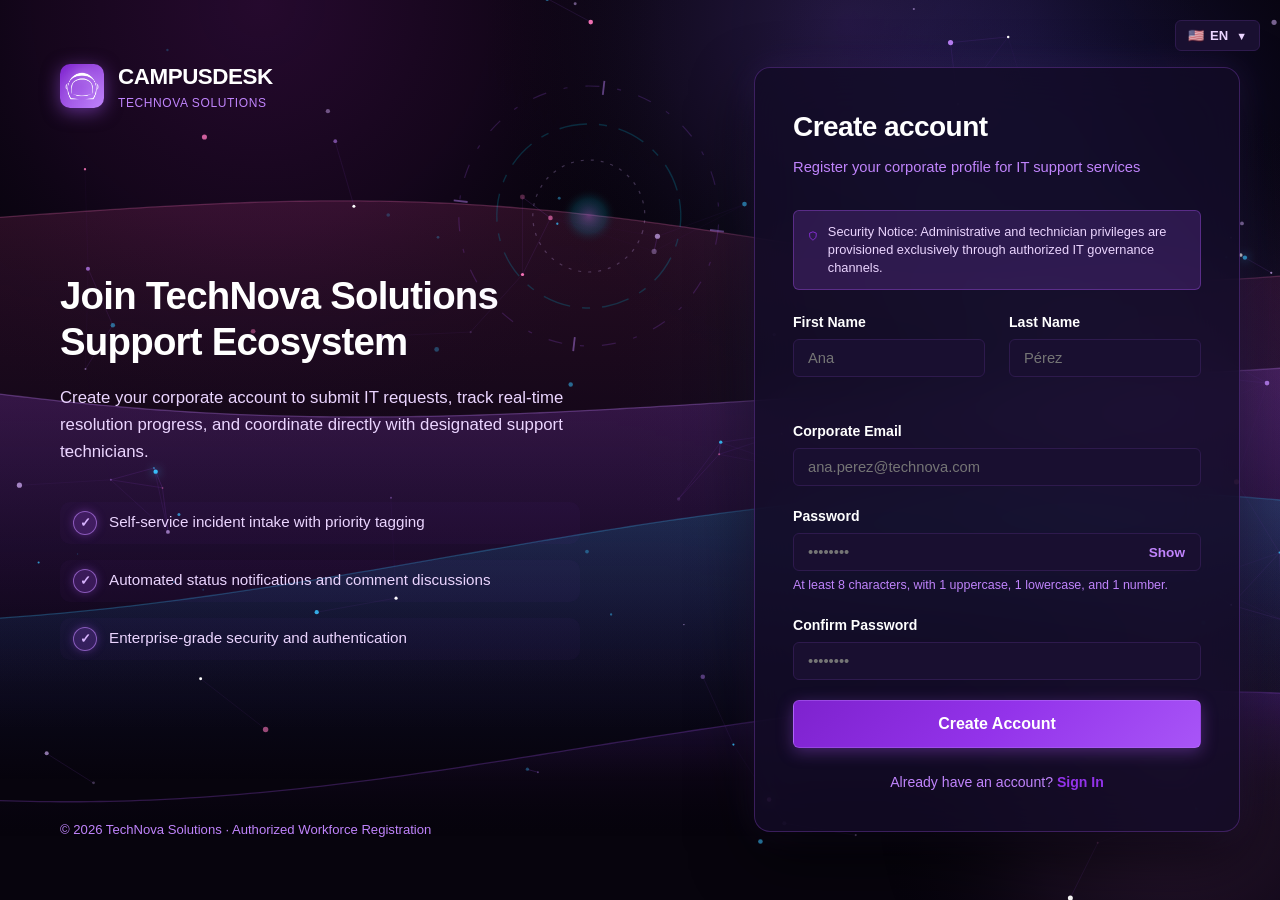
<file: frontend/pages/register.html>
<!DOCTYPE html>
<html lang="en">
<head>
  <meta charset="UTF-8">
  <meta name="viewport" content="width=device-width, initial-scale=1.0">
  <title>CampusDesk · Register Account | TechNova Solutions</title>
  <link rel="stylesheet" href="../css/styles.css">
</head>
<body class="auth-page">

  <!-- Floating Language Switcher -->
  <div class="auth-lang-floating" id="register-lang-container"></div>

  <div class="auth-split-container">
    <!-- Left Hero Branding Panel -->
    <div class="auth-hero-panel">
      <div class="auth-brand">
        <div class="auth-brand-logo">
          <img src="../assets/campuslands-logo.png" alt="Campuslands" class="brand-logo-img">
        </div>
        <div>
          <div class="auth-brand-name">CAMPUSDESK</div>
          <div class="auth-company-tag">TechNova Solutions</div>
        </div>
      </div>

      <div class="auth-hero-content">
        <h2 class="auth-hero-title">Join TechNova Solutions Support Ecosystem</h2>
        <p class="auth-hero-desc">
          Create your corporate account to submit IT requests, track real-time resolution progress, and coordinate directly with designated support technicians.
        </p>

        <div class="auth-feature-list">
          <div class="auth-feature-item">
            <span class="auth-feature-check">✓</span>
            <span>Self-service incident intake with priority tagging</span>
          </div>
          <div class="auth-feature-item">
            <span class="auth-feature-check">✓</span>
            <span>Automated status notifications and comment discussions</span>
          </div>
          <div class="auth-feature-item">
            <span class="auth-feature-check">✓</span>
            <span>Enterprise-grade security and authentication</span>
          </div>
        </div>
      </div>

      <div class="auth-hero-footer">
        &copy; 2026 TechNova Solutions · Authorized Workforce Registration
      </div>
    </div>

    <!-- Right Interactive Register Panel -->
    <div class="auth-form-panel">
      <div class="auth-card-wide">
        <div class="auth-header">
          <h1 class="auth-title" data-i18n="register_title">Create account</h1>
          <p class="auth-subtitle" data-i18n="register_sub">Register your corporate profile for IT support services</p>
        </div>

        <!-- Security policy note -->
        <div class="security-notice-box">
          <div class="security-notice-icon">
            <svg width="20" height="20" viewBox="0 0 24 24" fill="none" stroke="currentColor" stroke-width="2"><path d="M12 22s8-4 8-10V5l-8-3-8 3v7c0 6 8 10 8 10z"/></svg>
          </div>
          <div class="security-notice-text" data-i18n="security_notice">
            <strong>Security Notice:</strong> Administrative and technician privileges are provisioned exclusively through authorized IT governance channels.
          </div>
        </div>

        <!-- Feedback Alert Container -->
        <div id="register-alert" class="auth-alert-box"></div>

        <form id="register-form" novalidate>
          <div class="dashboard-grid-even">
            <div class="form-group">
              <label for="first-name" class="form-label" data-i18n="first_name_label">First Name</label>
              <input type="text" id="first-name" class="form-control" placeholder="Ana" required>
              <div id="first-name-error" class="form-error-msg" data-i18n="first_name_error">First name is required.</div>
            </div>

            <div class="form-group">
              <label for="last-name" class="form-label" data-i18n="last_name_label">Last Name</label>
              <input type="text" id="last-name" class="form-control" placeholder="Pérez" required>
              <div id="last-name-error" class="form-error-msg" data-i18n="last_name_error">Last name is required.</div>
            </div>
          </div>

          <div class="form-group">
            <label for="email" class="form-label" data-i18n="email_label">Corporate Email</label>
            <input type="email" id="email" class="form-control" placeholder="ana.perez@technova.com" required autocomplete="email">
            <div id="email-error" class="form-error-msg" data-i18n="email_error">Please enter a valid corporate email.</div>
          </div>

          <div class="form-group">
            <label for="password" class="form-label" data-i18n="password_label">Password</label>
            <div class="password-input-wrapper">
              <input type="password" id="password" class="form-control" placeholder="••••••••" required autocomplete="new-password">
              <button type="button" id="password-toggle" class="password-toggle-btn" aria-label="Toggle password visibility">Show</button>
            </div>
            <div class="form-hint" data-i18n="password_hint">At least 8 characters, with 1 uppercase, 1 lowercase, and 1 number.</div>
            <div id="password-error" class="form-error-msg" data-i18n="password_error">Password must meet security requirements.</div>
          </div>

          <div class="form-group">
            <label for="confirm-password" class="form-label" data-i18n="confirm_password_label">Confirm Password</label>
            <input type="password" id="confirm-password" class="form-control" placeholder="••••••••" required autocomplete="new-password">
            <div id="confirm-password-error" class="form-error-msg" data-i18n="confirm_password_error">Passwords do not match.</div>
          </div>

          <button type="submit" id="register-submit-btn" class="btn btn-primary btn-lg w-100">
            <span id="btn-text" data-i18n="create_account">Create Account</span>
            <span id="btn-spinner" class="spinner btn-spinner-icon d-none"></span>
          </button>
        </form>

        <div class="auth-footer-prompt">
          <span data-i18n="already_have_account">Already have an account?</span> <a href="login.html" data-i18n="sign_in">Sign in here</a>
        </div>
      </div>
    </div>
  </div>

  <script src="../js/i18n.js"></script>
  <script src="../js/components.js"></script>
  <script src="../js/animations.js"></script>
  <script src="../js/api.js"></script>
  <script src="../js/auth.js"></script>
  <script src="../js/pages/register.js"></script>
  <script>
    document.addEventListener('DOMContentLoaded', () => {
      const container = document.getElementById('register-lang-container');
      if (container && typeof I18n !== 'undefined') {
        I18n.mountSelector(container);
      }
    });
  </script>
</body>
</html>
</file>
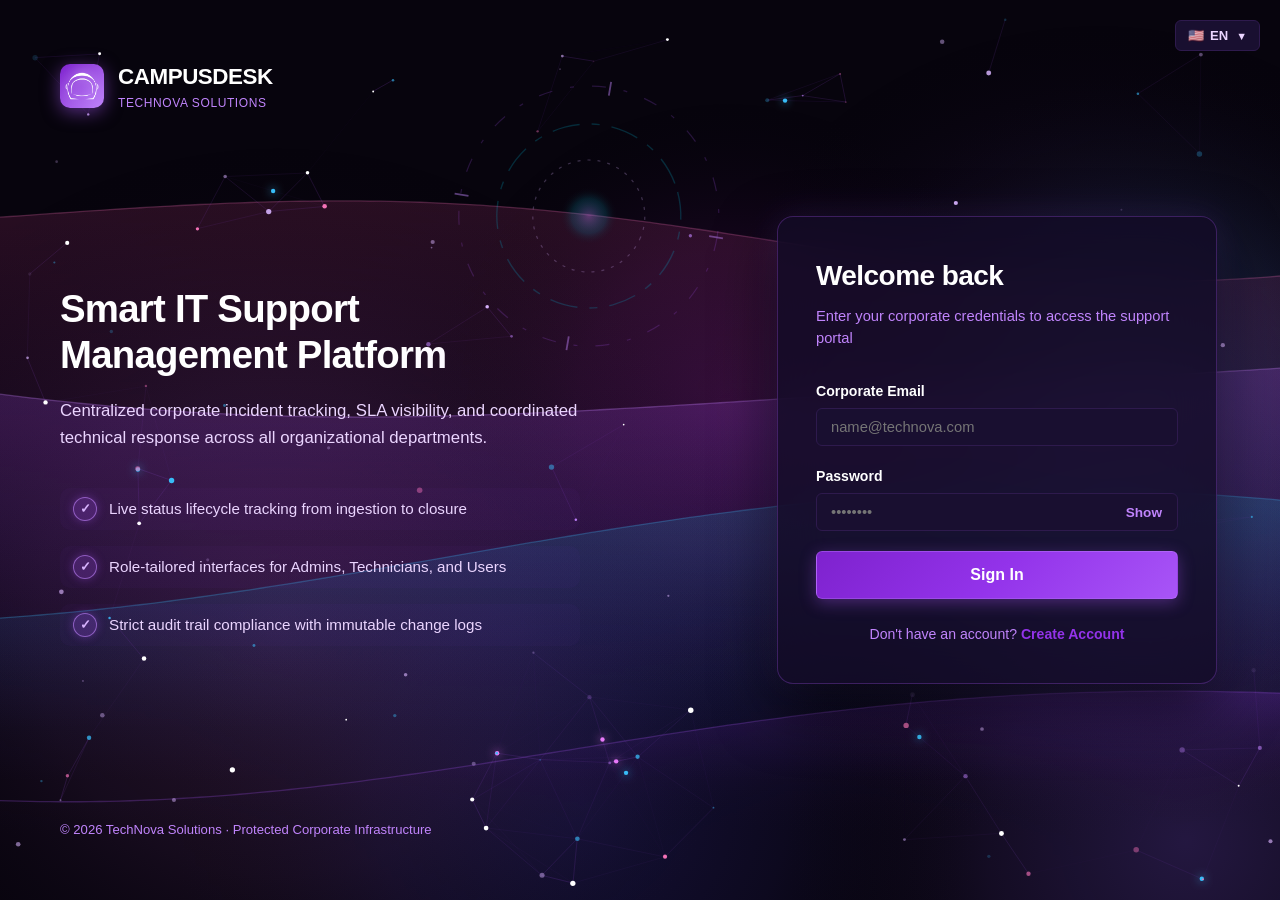
<file: frontend/pages/statistics.html>
<!DOCTYPE html>
<html lang="en">
<head>
  <meta charset="UTF-8">
  <meta name="viewport" content="width=device-width, initial-scale=1.0">
  <title>CampusDesk · Operational Analytics | TechNova Solutions</title>
  <link rel="stylesheet" href="../css/styles.css">
</head>
<body>

  <div id="sidebar-backdrop" class="sidebar-backdrop"></div>

  <div class="app-container">
    <aside class="sidebar">
      <div class="sidebar-header">
        <div class="brand-wrapper">
          <div class="brand-icon-box">
            <img src="../assets/campuslands-logo.png" alt="Campuslands" class="brand-logo-img">
          </div>
          <div>
            <span class="brand-title">CAMPUSDESK</span>
            <span class="brand-subtitle">TechNova</span>
          </div>
        </div>
      </div>
      <nav class="sidebar-nav" id="sidebar-nav"></nav>
      <div class="sidebar-footer">
        <a href="#" class="nav-link text-critical" id="sidebar-logout-btn"></a>
      </div>
    </aside>

    <div class="main-wrapper">
      <header class="top-header">
        <div class="header-left">
          <button id="menu-toggle" class="menu-toggle-btn" aria-label="Open sidebar menu">
            <svg width="22" height="22" viewBox="0 0 24 24" fill="none" stroke="currentColor" stroke-width="2"><line x1="3" y1="12" x2="21" y2="12"/><line x1="3" y1="6" x2="21" y2="6"/><line x1="3" y1="18" x2="21" y2="18"/></svg>
          </button>
          <div class="header-title-box">
            <h1 data-i18n="nav_analytics">Analytics & Reporting</h1>
            <p data-i18n="statistics_subtitle">Incident volume distribution, resolution velocity, and categorical metrics</p>
          </div>
        </div>
        <div class="header-right">
          <!-- Mount points for i18n & notifications -->
          <div id="header-i18n-container"></div>
          <div id="header-notifications-mount"></div>

          <div class="user-profile-badge" id="header-user-profile" title="View Profile"></div>
        </div>
      </header>

      <main class="page-content">
        <!-- Top Metrics Cards -->
        <div class="metrics-grid" id="stats-kpi-grid">
          <!-- Dynamically populated -->
        </div>

        <div class="dashboard-grid-even">
          <!-- Status Distribution Card -->
          <div class="card">
            <div class="card-header">
              <h3 class="card-title">Lifecycle Status Distribution</h3>
              <span class="card-header-badge">Vector SVG Donut</span>
            </div>
            <div class="card-body" id="status-donut-container">
              <!-- Rendered via SVG -->
            </div>
          </div>

          <!-- Priority Distribution Card -->
          <div class="card">
            <div class="card-header">
              <h3 class="card-title">Severity & Priority Spread</h3>
              <span class="card-header-badge">Volume by Severity</span>
            </div>
            <div class="card-body" id="priority-bar-container">
              <!-- Rendered via SVG/CSS -->
            </div>
          </div>
        </div>

        <!-- Categorical Breakdown Card -->
        <div class="card">
          <div class="card-header">
            <h3 class="card-title">Categorical Incident Breakdown</h3>
            <span class="card-header-badge">Hardware · Software · Network · Access</span>
          </div>
          <div class="card-body" id="category-breakdown-container">
            <!-- Rendered dynamically -->
          </div>
        </div>
      </main>
    </div>
  </div>

  <script src="../js/i18n.js"></script>
  <script src="../js/notifications.js"></script>
  <script src="../js/components.js"></script>
  <script src="../js/animations.js"></script>
  <script src="../js/api.js"></script>
  <script src="../js/auth.js"></script>
  <script src="../js/navigation.js"></script>
  <script src="../js/pages/statistics.js"></script>
</body>
</html>
</file>
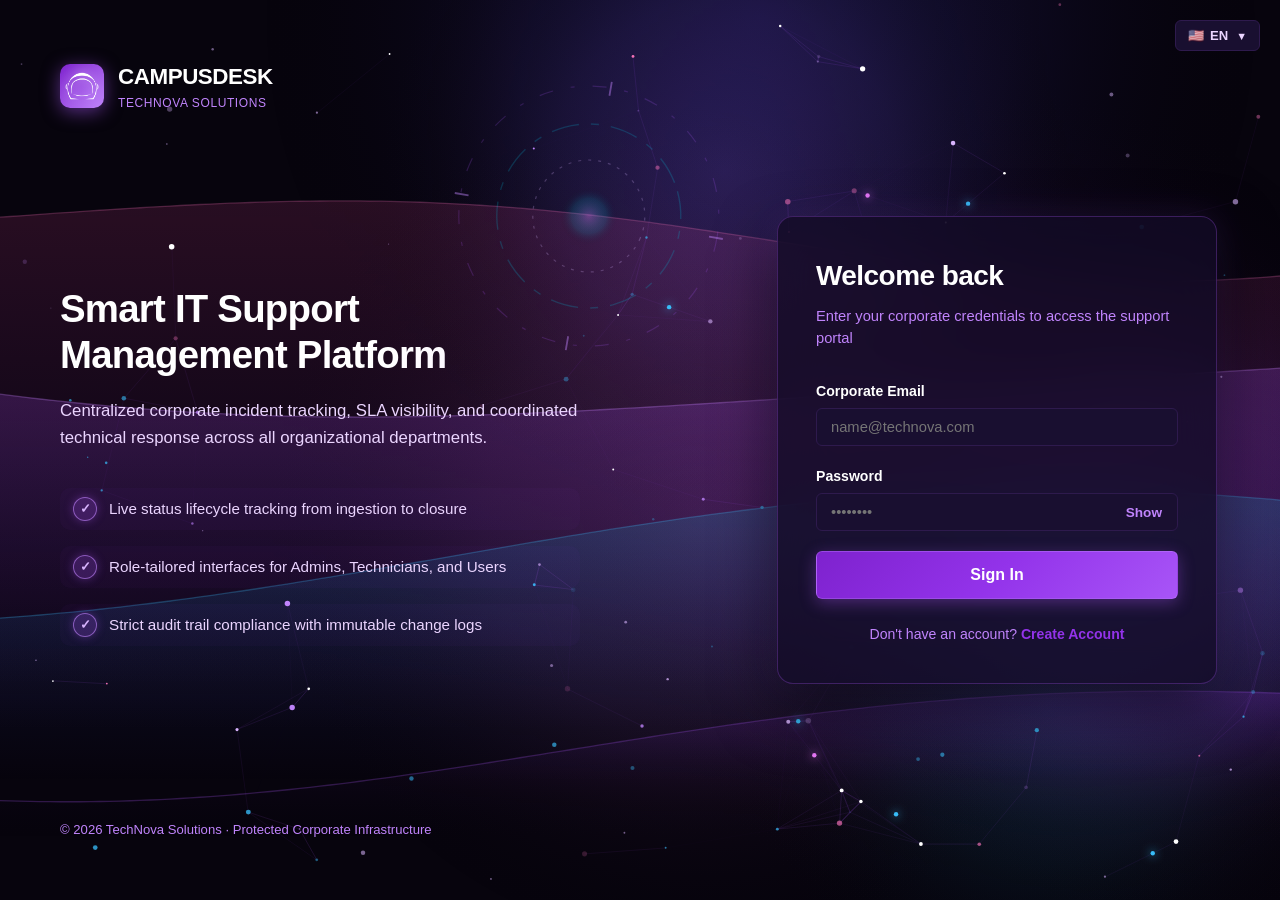
<file: frontend/pages/technicians.html>
<!DOCTYPE html>
<html lang="en">
<head>
  <meta charset="UTF-8">
  <meta name="viewport" content="width=device-width, initial-scale=1.0">
  <title>CampusDesk · Technicians Roster | TechNova Solutions</title>
  <link rel="stylesheet" href="../css/styles.css">
</head>
<body>

  <div id="sidebar-backdrop" class="sidebar-backdrop"></div>

  <div class="app-container">
    <aside class="sidebar">
      <div class="sidebar-header">
        <div class="brand-wrapper">
          <div class="brand-icon-box">
            <img src="../assets/campuslands-logo.png" alt="Campuslands" class="brand-logo-img">
          </div>
          <div>
            <span class="brand-title">CAMPUSDESK</span>
            <span class="brand-subtitle">TechNova</span>
          </div>
        </div>
      </div>
      <nav class="sidebar-nav" id="sidebar-nav"></nav>
      <div class="sidebar-footer">
        <a href="#" class="nav-link text-critical" id="sidebar-logout-btn"></a>
      </div>
    </aside>

    <div class="main-wrapper">
      <header class="top-header">
        <div class="header-left">
          <button id="menu-toggle" class="menu-toggle-btn" aria-label="Open sidebar menu">
            <svg width="22" height="22" viewBox="0 0 24 24" fill="none" stroke="currentColor" stroke-width="2"><line x1="3" y1="12" x2="21" y2="12"/><line x1="3" y1="6" x2="21" y2="6"/><line x1="3" y1="18" x2="21" y2="18"/></svg>
          </button>
          <div class="header-title-box">
            <h1 data-i18n="nav_technicians">Support Technicians</h1>
            <p data-i18n="technicians_subtitle">Field specialist availability, assignments, and workload distribution</p>
          </div>
        </div>
        <div class="header-right">
          <!-- Mount points for i18n & notifications -->
          <div id="header-i18n-container"></div>
          <div id="header-notifications-mount"></div>

          <div class="user-profile-badge" id="header-user-profile" title="View Profile"></div>
        </div>
      </header>

      <main class="page-content">
        <div class="card">
          <div class="card-header">
            <h3 class="card-title" id="tech-header-count" data-i18n="active_technical_staff">Active Technical Staff</h3>
            <span class="card-header-badge" data-i18n="capacity_tracking">Real-time capacity tracking</span>
          </div>
          <div class="card-body">
            <div id="technicians-grid" class="technicians-grid">
              <!-- Rendered dynamically -->
            </div>
          </div>
        </div>
      </main>
    </div>
  </div>

  <script src="../js/i18n.js"></script>
  <script src="../js/notifications.js"></script>
  <script src="../js/components.js"></script>
  <script src="../js/animations.js"></script>
  <script src="../js/api.js"></script>
  <script src="../js/auth.js"></script>
  <script src="../js/navigation.js"></script>
  <script src="../js/pages/technicians.js"></script>
</body>
</html>
</file>
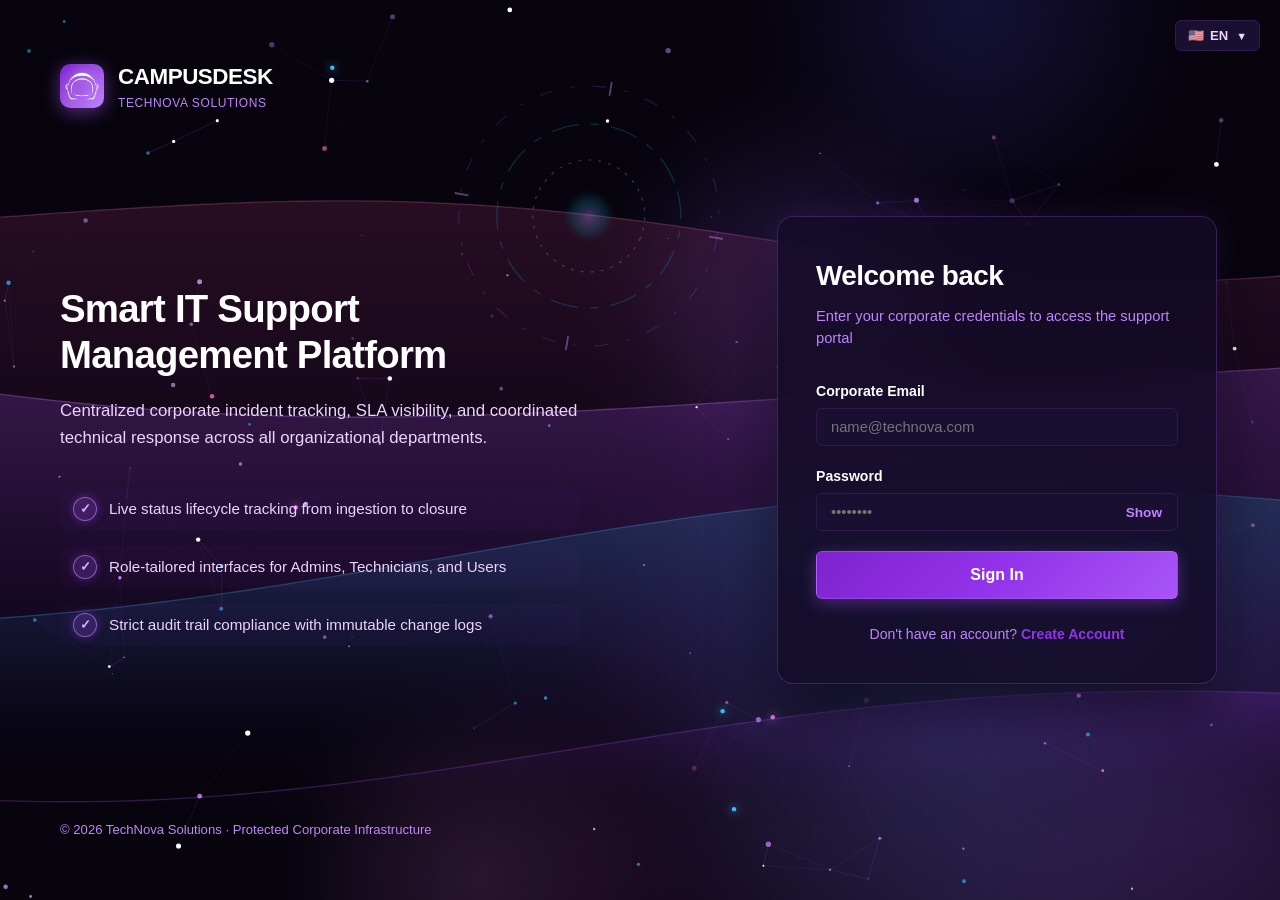
<file: frontend/pages/ticket-detail.html>
<!DOCTYPE html>
<html lang="en">
<head>
  <meta charset="UTF-8">
  <meta name="viewport" content="width=device-width, initial-scale=1.0">
  <title>CampusDesk · Incident Inspection | TechNova Solutions</title>
  <link rel="stylesheet" href="../css/styles.css">
</head>
<body>

  <!-- Mobile Sidebar Backdrop -->
  <div id="sidebar-backdrop" class="sidebar-backdrop"></div>

  <div class="app-container">
    <!-- Left Navigation Sidebar -->
    <aside class="sidebar">
      <div class="sidebar-header">
        <div class="brand-wrapper">
          <div class="brand-icon-box">
            <img src="../assets/campuslands-logo.png" alt="Campuslands" class="brand-logo-img">
          </div>
          <div>
            <span class="brand-title">CAMPUSDESK</span>
            <span class="brand-subtitle">TechNova</span>
          </div>
        </div>
      </div>

      <nav class="sidebar-nav" id="sidebar-nav"></nav>

      <div class="sidebar-footer">
        <a href="#" class="nav-link text-critical" id="sidebar-logout-btn"></a>
      </div>
    </aside>

    <!-- Main Workspace Area -->
    <div class="main-wrapper">
      <header class="top-header">
        <div class="header-left">
          <button id="menu-toggle" class="menu-toggle-btn" aria-label="Open sidebar menu">
            <svg width="22" height="22" viewBox="0 0 24 24" fill="none" stroke="currentColor" stroke-width="2"><line x1="3" y1="12" x2="21" y2="12"/><line x1="3" y1="6" x2="21" y2="6"/><line x1="3" y1="18" x2="21" y2="18"/></svg>
          </button>
          <div class="header-title-box">
            <h1 id="ticket-header-id" data-i18n="incident_details">Incident Details</h1>
            <p data-i18n="ticket_detail_subtitle">Comprehensive issue lifecycle, technical discussion, and audit log</p>
          </div>
        </div>

        <div class="header-right">
          <!-- Mount points for i18n & notifications -->
          <div id="header-i18n-container"></div>
          <div id="header-notifications-mount"></div>

          <a href="tickets.html" class="btn btn-secondary btn-sm" data-i18n="back_to_queue">← Back to Queue</a>
          <div class="user-profile-badge" id="header-user-profile" title="View Profile"></div>
        </div>
      </header>

      <main class="page-content">
        <!-- Skeleton Loading State -->
        <div id="detail-skeleton" class="d-flex flex-column gap-20">
          <div class="skeleton skeleton-card-banner"></div>
          <div class="detail-grid-layout">
            <div class="skeleton skeleton-card-tall"></div>
            <div class="skeleton skeleton-card-tall"></div>
          </div>
        </div>

        <!-- Main Detail Content (Populated Dynamically) -->
        <div id="detail-container" class="d-none">
          <!-- Top Card: Header & Interactive Lifecycle Stepper -->
          <div class="detail-header-card">
            <div class="detail-title-row">
              <div class="detail-title-group">
                <span class="ticket-id-tag" id="detail-id-tag">#TK-0000</span>
                <h2 id="detail-title">Loading incident title...</h2>
              </div>
              <div class="detail-badge-group">
                <span id="detail-category-badge" class="ticket-category-tag badge">CATEGORY</span>
                <span id="detail-priority-badge"></span>
                <span id="detail-status-badge"></span>
              </div>
            </div>

            <!-- Visual Lifecycle Stepper -->
            <div class="workflow-stepper-wrapper">
              <div class="kpi-label" data-i18n="workflow_tag">Lifecycle Progress</div>
              <div class="lifecycle-stepper" id="lifecycle-stepper">
                <div class="stepper-progress-bar">
                  <div class="stepper-progress-fill w-0" id="stepper-fill"></div>
                </div>

                <div class="lifecycle-step" id="step-OPEN">
                  <div class="step-node">1</div>
                  <div class="step-label" data-i18n="step_open_name">Open</div>
                </div>
                <div class="lifecycle-step" id="step-ASSIGNED">
                  <div class="step-node">2</div>
                  <div class="step-label" data-i18n="step_assigned_name">Assigned</div>
                </div>
                <div class="lifecycle-step" id="step-IN_PROGRESS">
                  <div class="step-node">3</div>
                  <div class="step-label" data-i18n="step_progress_name">In Progress</div>
                </div>
                <div class="lifecycle-step" id="step-RESOLVED">
                  <div class="step-node">4</div>
                  <div class="step-label" data-i18n="step_resolved_name">Resolved</div>
                </div>
                <div class="lifecycle-step" id="step-CLOSED">
                  <div class="step-node">5</div>
                  <div class="step-label" data-i18n="step_closed_name">Closed</div>
                </div>
              </div>
            </div>
          </div>

          <!-- Two-Column Layout: Left Content, Right Metadata & Actions -->
          <div class="detail-grid-layout">
            <!-- Left Column: Description, Discussion, and Audit Trail -->
            <div class="d-flex flex-column gap-24">
              <!-- Reported Problem Description -->
              <div class="card">
                <div class="card-header">
                  <h3 class="card-title">Problem Description</h3>
                  <span id="detail-date-reported" class="card-header-badge"></span>
                </div>
                <div class="card-body">
                  <p id="detail-description-body" class="detail-description-text"></p>
                </div>
              </div>

              <!-- Conversation & Comments Section -->
              <div class="card">
                <div class="card-header">
                  <h3 class="card-title">Technical Conversation</h3>
                  <span id="comments-count-badge" class="badge badge-priority-medium">0 Comments</span>
                </div>
                <div class="card-body">
                  <div class="comments-thread" id="comments-thread">
                    <!-- Injected dynamically -->
                  </div>

                  <!-- Comment Input Box -->
                  <div id="comment-input-area" class="comment-input-container">
                    <div class="form-group">
                      <label for="new-comment-text" class="form-label">Add Note or Update</label>
                      <textarea id="new-comment-text" class="form-control" rows="3" placeholder="Provide diagnostic details, questions for the requester, or resolution notes..."></textarea>
                    </div>
                    <div class="d-flex justify-end">
                      <button id="post-comment-btn" class="btn btn-primary">
                        <span data-i18n="Post Comment">Post Comment</span>
                      </button>
                    </div>
                  </div>

                  <!-- Closed ticket notice banner -->
                  <div id="comment-closed-notice" class="comment-closed-banner d-none" data-i18n="This incident is CLOSED. Further comments are disabled.">
                    This incident is CLOSED. Further comments are disabled.
                  </div>
                </div>
              </div>

              <!-- Status History Audit Trail -->
              <div class="card">
                <div class="card-header">
                  <h3 class="card-title">Audit History Log</h3>
                  <span class="card-header-badge">Immutable Traceability</span>
                </div>
                <div class="card-body">
                  <div class="history-timeline" id="history-timeline">
                    <!-- Injected dynamically -->
                  </div>
                </div>
              </div>
            </div>

            <!-- Right Column: Metadata & Role Actions Panel -->
            <div class="d-flex flex-column gap-24">
              <!-- Role Actions Control Panel -->
              <div class="card">
                <div class="card-header">
                  <h3 class="card-title">Workflow Actions</h3>
                  <span class="card-header-badge">Role Controls</span>
                </div>
                <div class="card-body" id="role-actions-panel">
                  <!-- Dynamically populated per user role and current status -->
                </div>
              </div>

              <!-- General Information Sidebar Card -->
              <div class="card">
                <div class="card-header">
                  <h3 class="card-title">Incident Information</h3>
                </div>
                <div class="card-body">
                  <div class="metadata-list">
                    <div class="metadata-item">
                      <span class="metadata-item-label">Requester</span>
                      <span class="metadata-item-value" id="meta-requester-name">-</span>
                    </div>

                    <div class="metadata-item">
                      <span class="metadata-item-label">Assigned Technician</span>
                      <span class="metadata-item-value" id="meta-technician-name">-</span>
                    </div>

                    <div class="metadata-item">
                      <span class="metadata-item-label">Submitted On</span>
                      <span class="metadata-item-value" id="meta-created-at">-</span>
                    </div>

                    <div class="metadata-item">
                      <span class="metadata-item-label">Last Updated</span>
                      <span class="metadata-item-value" id="meta-updated-at">-</span>
                    </div>

                    <div class="metadata-item">
                      <span class="metadata-item-label">Current Status</span>
                      <div id="meta-status-badge">-</div>
                    </div>
                  </div>
                </div>
              </div>
            </div>
          </div>
        </div>
      </main>
    </div>
  </div>

  <script src="../js/i18n.js"></script>
  <script src="../js/notifications.js"></script>
  <script src="../js/components.js"></script>
  <script src="../js/animations.js"></script>
  <script src="../js/api.js"></script>
  <script src="../js/auth.js"></script>
  <script src="../js/navigation.js"></script>
  <script src="../js/pages/ticket-detail.js"></script>
</body>
</html>
</file>
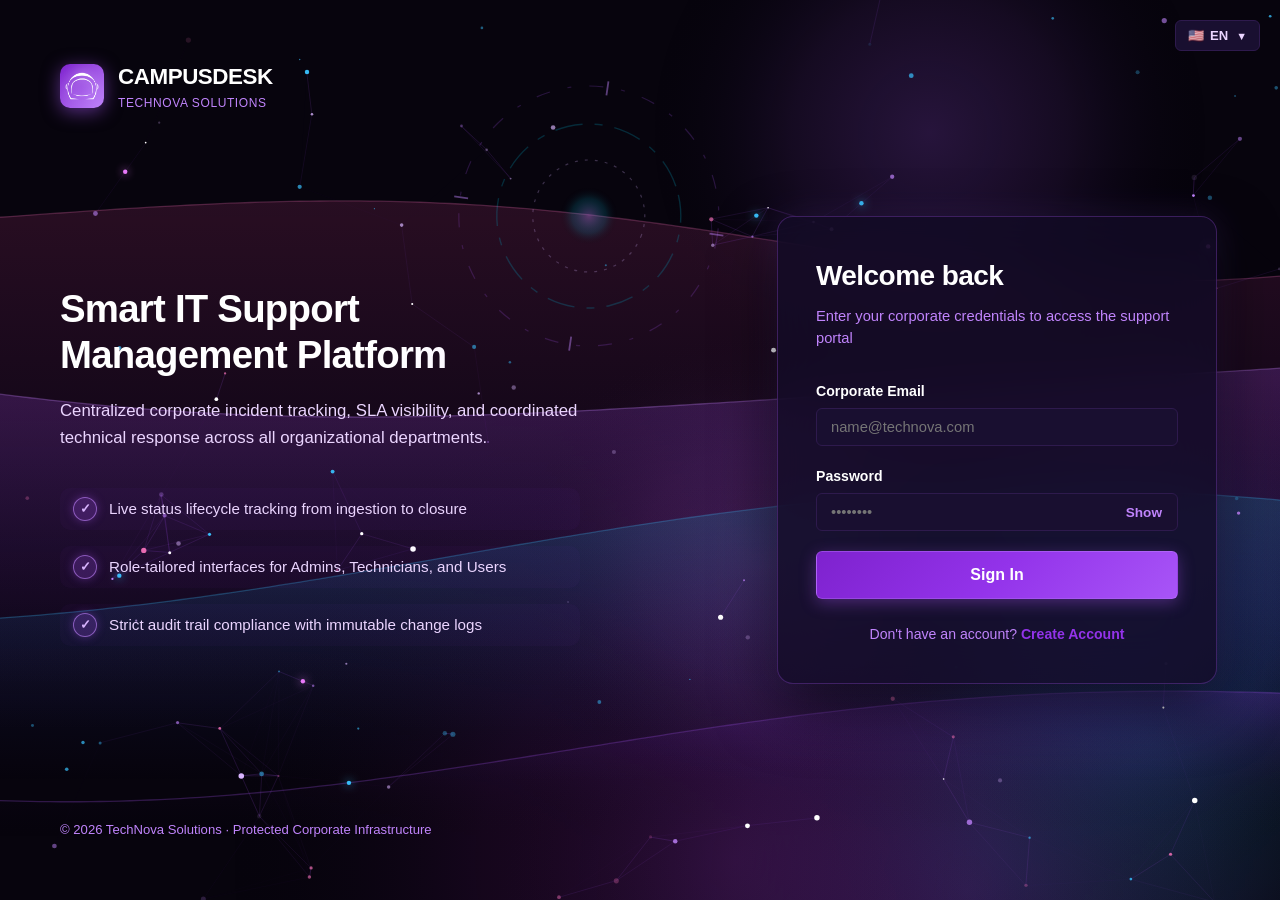
<file: frontend/pages/tickets.html>
<!DOCTYPE html>
<html lang="en">
<head>
  <meta charset="UTF-8">
  <meta name="viewport" content="width=device-width, initial-scale=1.0">
  <title>CampusDesk · Incident Tickets | TechNova Solutions</title>
  <link rel="stylesheet" href="../css/styles.css">
</head>
<body>

  <!-- Mobile Sidebar Backdrop -->
  <div id="sidebar-backdrop" class="sidebar-backdrop"></div>

  <div class="app-container">
    <!-- Left Navigation Sidebar -->
    <aside class="sidebar">
      <div class="sidebar-header">
        <div class="brand-wrapper">
          <div class="brand-icon-box">
            <img src="../assets/campuslands-logo.png" alt="Campuslands" class="brand-logo-img">
          </div>
          <div>
            <span class="brand-title">CAMPUSDESK</span>
            <span class="brand-subtitle">TechNova</span>
          </div>
        </div>
      </div>

      <nav class="sidebar-nav" id="sidebar-nav"></nav>

      <div class="sidebar-footer">
        <a href="#" class="nav-link text-critical" id="sidebar-logout-btn"></a>
      </div>
    </aside>

    <!-- Main Workspace Area -->
    <div class="main-wrapper">
      <header class="top-header">
        <div class="header-left">
          <button id="menu-toggle" class="menu-toggle-btn" aria-label="Open sidebar menu">
            <svg width="22" height="22" viewBox="0 0 24 24" fill="none" stroke="currentColor" stroke-width="2"><line x1="3" y1="12" x2="21" y2="12"/><line x1="3" y1="6" x2="21" y2="6"/><line x1="3" y1="18" x2="21" y2="18"/></svg>
          </button>
          <div class="header-title-box">
            <h1 id="tickets-view-title" data-i18n="nav_tickets">Incident Desk</h1>
            <p id="tickets-view-desc" data-i18n="tickets_subtitle">Monitor, filter, and track technical issue lifecycles</p>
          </div>
        </div>

        <div class="header-right">
          <!-- Mount points for i18n & notifications -->
          <div id="header-i18n-container"></div>
          <div id="header-notifications-mount"></div>

          <a href="create-ticket.html" class="btn btn-primary" id="top-create-btn" data-i18n="new_request">+ New Request</a>
          <div class="user-profile-badge" id="header-user-profile" title="View Profile"></div>
        </div>
      </header>

      <main class="page-content">
        <!-- Filter & Search Toolbar -->
        <div class="tickets-filter-bar">
          <div class="filter-controls-group">
            <!-- Search Input -->
            <div class="search-input-wrapper">
              <span class="search-icon-inside">
                <svg width="16" height="16" viewBox="0 0 24 24" fill="none" stroke="currentColor" stroke-width="2"><circle cx="11" cy="11" r="8"/><line x1="21" y1="21" x2="16.65" y2="16.65"/></svg>
              </span>
              <input type="text" id="filter-search" class="form-control" placeholder="Search by ID or title..." data-i18n-placeholder="search_placeholder">
            </div>

            <!-- Status Filter -->
            <select id="filter-status" class="form-select filter-select">
              <option value="" data-i18n="all_statuses">All Statuses</option>
              <option value="OPEN">OPEN</option>
              <option value="ASSIGNED">ASSIGNED</option>
              <option value="IN_PROGRESS">IN PROGRESS</option>
              <option value="RESOLVED">RESOLVED</option>
              <option value="CLOSED">CLOSED</option>
            </select>

            <!-- Priority Filter -->
            <select id="filter-priority" class="form-select filter-select">
              <option value="" data-i18n="all_priorities">All Priorities</option>
              <option value="LOW">LOW</option>
              <option value="MEDIUM">MEDIUM</option>
              <option value="HIGH">HIGH</option>
              <option value="CRITICAL">CRITICAL</option>
            </select>

            <!-- Category Filter -->
            <select id="filter-category" class="form-select filter-select">
              <option value="" data-i18n="all_categories">All Categories</option>
              <option value="HARDWARE">HARDWARE</option>
              <option value="SOFTWARE">SOFTWARE</option>
              <option value="NETWORK">NETWORK</option>
              <option value="ACCESS">ACCESS</option>
              <option value="OTHER">OTHER</option>
            </select>
          </div>

          <div>
            <button id="btn-reset-filters" class="btn btn-secondary" data-i18n="reset_filters">Reset Filters</button>
          </div>
        </div>

        <!-- Tickets List Card -->
        <div class="card">
          <div class="card-header">
            <h3 class="card-title" id="tickets-count-badge">Loading incidents...</h3>
            <span class="card-header-badge">Real-time tracking</span>
          </div>

          <div class="card-body card-body-flush">
            <!-- Loading skeleton -->
            <div id="tickets-skeleton" class="d-flex flex-column gap-12 p-24">
              <div class="skeleton skeleton-row-md"></div>
              <div class="skeleton skeleton-row-md"></div>
              <div class="skeleton skeleton-row-md"></div>
            </div>

            <!-- Data Table Container -->
            <div id="tickets-table-container" class="table-responsive d-none">
              <table class="data-table responsive-cards-table">
                <thead>
                  <tr>
                    <th>ID</th>
                    <th>Title</th>
                    <th>Category</th>
                    <th>Priority</th>
                    <th>Status</th>
                    <th>Assigned Tech</th>
                    <th>Date</th>
                    <th>Action</th>
                  </tr>
                </thead>
                <tbody id="tickets-table-body">
                  <!-- Rendered dynamically -->
                </tbody>
              </table>
            </div>

            <!-- Empty State -->
            <div id="tickets-empty" class="empty-state d-none">
              <div class="empty-state-icon">
                <svg width="48" height="48" viewBox="0 0 24 24" fill="none" stroke="currentColor" stroke-width="1.5"><circle cx="11" cy="11" r="8"/><line x1="21" y1="21" x2="16.65" y2="16.65"/></svg>
              </div>
              <div class="empty-state-title">No matching tickets found</div>
              <div class="empty-state-desc">Try clearing your search query or adjusting your filters to locate the incident.</div>
              <button id="empty-clear-btn" class="btn btn-secondary" data-i18n="reset_filters">Clear Filters</button>
            </div>
          </div>
        </div>
      </main>
    </div>
  </div>

  <script src="../js/i18n.js"></script>
  <script src="../js/notifications.js"></script>
  <script src="../js/components.js"></script>
  <script src="../js/animations.js"></script>
  <script src="../js/api.js"></script>
  <script src="../js/auth.js"></script>
  <script src="../js/navigation.js"></script>
  <script src="../js/pages/tickets.js"></script>
</body>
</html>
</file>
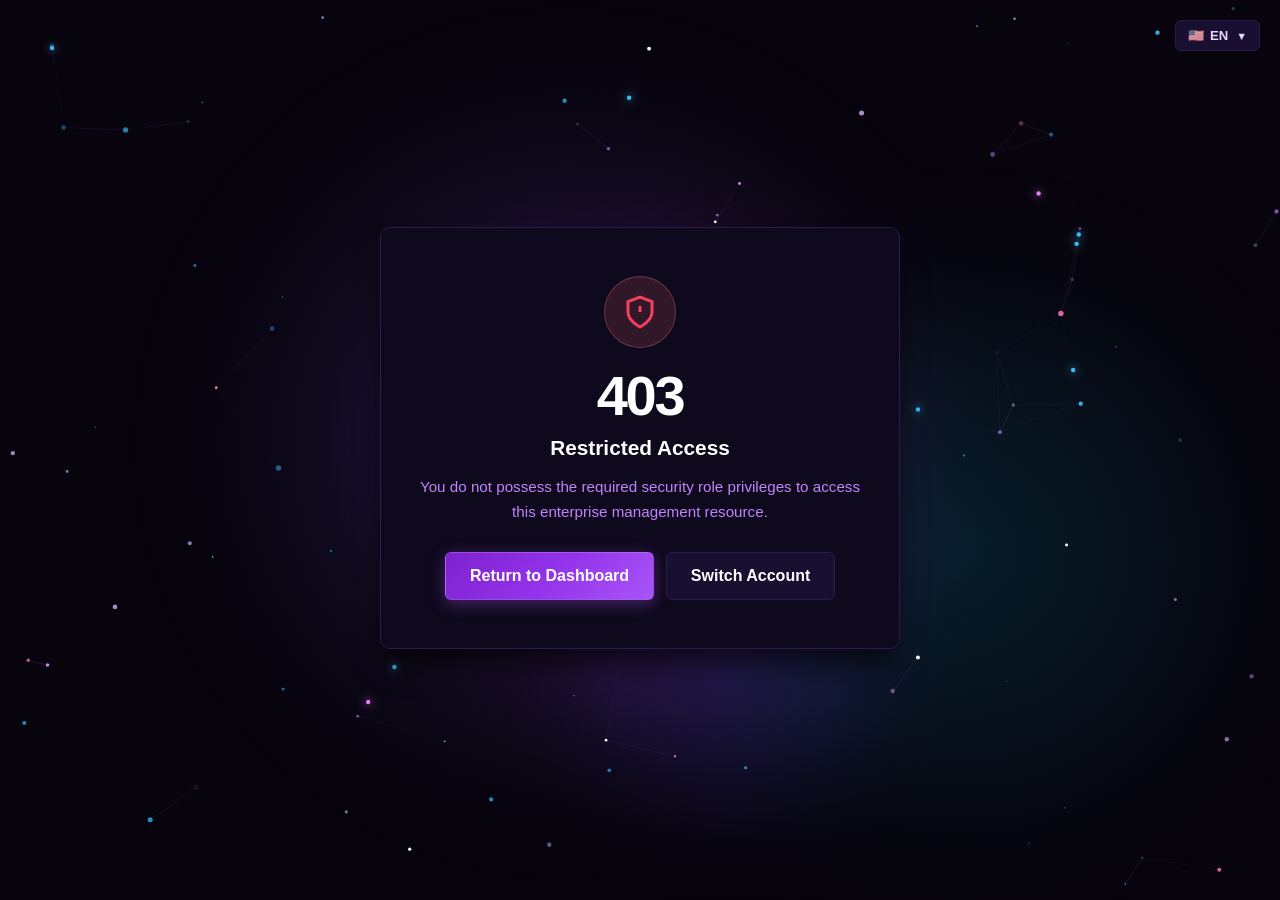
<file: frontend/pages/unauthorized.html>
<!DOCTYPE html>
<html lang="en">
<head>
  <meta charset="UTF-8">
  <meta name="viewport" content="width=device-width, initial-scale=1.0">
  <title>CampusDesk · 403 Access Denied | TechNova Solutions</title>
  <link rel="stylesheet" href="../css/styles.css">
</head>
<body class="error-page-body">

  <div id="auth-lang-container" class="auth-lang-floating"></div>

  <div class="card error-card">
    <div class="error-icon-box error-icon-forbidden">
      <svg width="36" height="36" viewBox="0 0 24 24" fill="none" stroke="currentColor" stroke-width="2"><path d="M12 22s8-4 8-10V5l-8-3-8 3v7c0 6 8 10 8 10z"/><line x1="12" y1="8" x2="12" y2="12"/><line x1="12" y1="16" x2="12.01" y2="16"/></svg>
    </div>

    <div class="error-code">403</div>
    <h1 class="error-title">Restricted Access</h1>
    <p class="error-desc">
      You do not possess the required security role privileges to access this enterprise management resource.
    </p>

    <div class="error-actions">
      <a href="dashboard.html" class="btn btn-primary btn-lg">Return to Dashboard</a>
      <a href="login.html" class="btn btn-secondary btn-lg">Switch Account</a>
    </div>
  </div>

  <script src="../js/i18n.js"></script>
  <script src="../js/animations.js"></script>
  <script>
    document.addEventListener('DOMContentLoaded', () => {
      const container = document.getElementById('auth-lang-container');
      if (container && window.I18n) {
        container.appendChild(I18n.createLanguageSelector());
      }
    });
  </script>
</body>
</html>
</file>
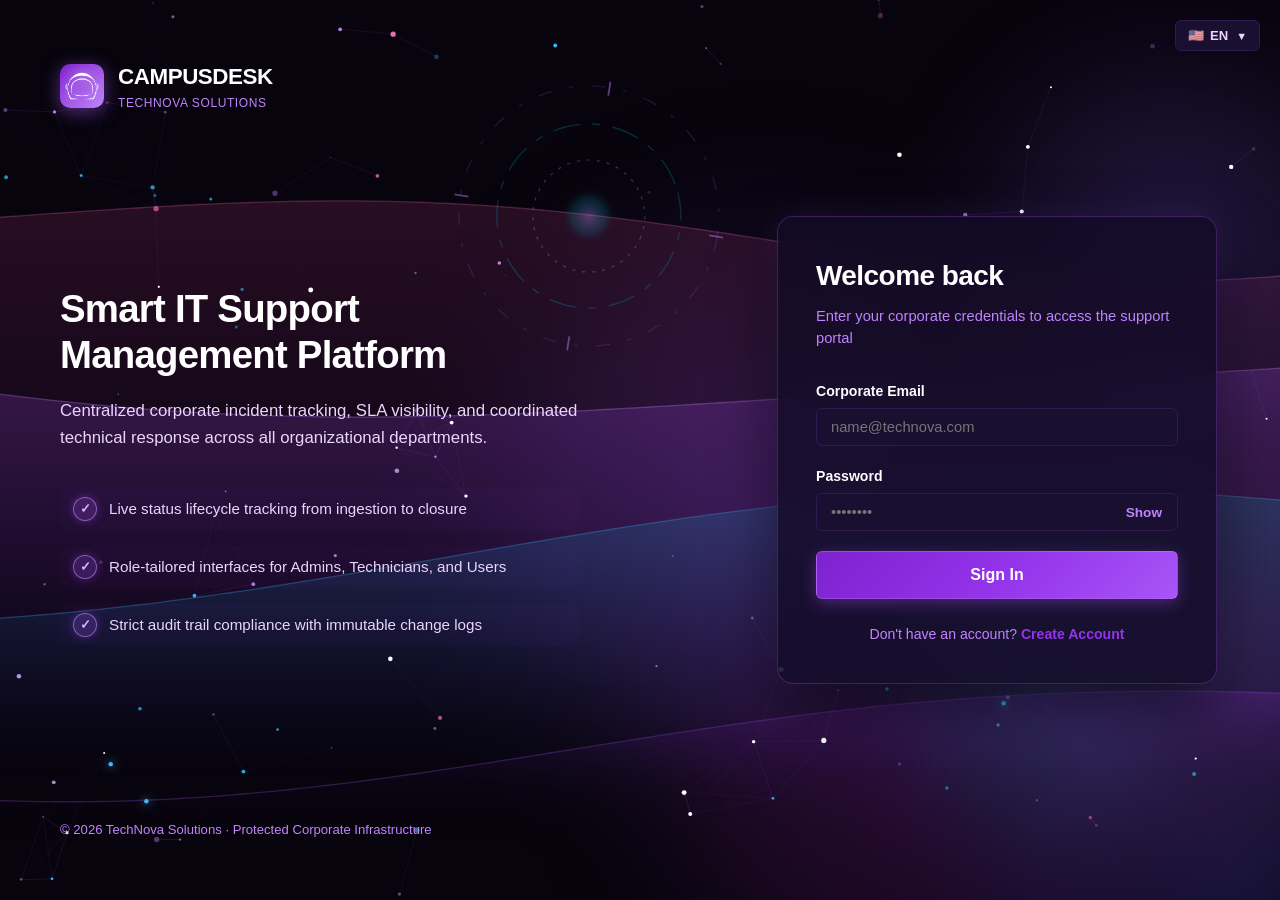
<file: frontend/pages/users.html>
<!DOCTYPE html>
<html lang="en">
<head>
  <meta charset="UTF-8">
  <meta name="viewport" content="width=device-width, initial-scale=1.0">
  <title>CampusDesk · Corporate Users Directory | TechNova Solutions</title>
  <link rel="stylesheet" href="../css/styles.css">
</head>
<body>

  <div id="sidebar-backdrop" class="sidebar-backdrop"></div>

  <div class="app-container">
    <aside class="sidebar">
      <div class="sidebar-header">
        <div class="brand-wrapper">
          <div class="brand-icon-box">
            <img src="../assets/campuslands-logo.png" alt="Campuslands" class="brand-logo-img">
          </div>
          <div>
            <span class="brand-title">CAMPUSDESK</span>
            <span class="brand-subtitle">TechNova</span>
          </div>
        </div>
      </div>
      <nav class="sidebar-nav" id="sidebar-nav"></nav>
      <div class="sidebar-footer">
        <a href="#" class="nav-link text-critical" id="sidebar-logout-btn"></a>
      </div>
    </aside>

    <div class="main-wrapper">
      <header class="top-header">
        <div class="header-left">
          <button id="menu-toggle" class="menu-toggle-btn" aria-label="Open sidebar menu">
            <svg width="22" height="22" viewBox="0 0 24 24" fill="none" stroke="currentColor" stroke-width="2"><line x1="3" y1="12" x2="21" y2="12"/><line x1="3" y1="6" x2="21" y2="6"/><line x1="3" y1="18" x2="21" y2="18"/></svg>
          </button>
          <div class="header-title-box">
            <h1 data-i18n="nav_users">User Accounts</h1>
            <p data-i18n="users_subtitle">Enterprise identity roster and role privileges</p>
          </div>
        </div>
        <div class="header-right">
          <!-- Mount points for i18n & notifications -->
          <div id="header-i18n-container"></div>
          <div id="header-notifications-mount"></div>

          <div class="user-profile-badge" id="header-user-profile" title="View Profile"></div>
        </div>
      </header>

      <main class="page-content">
        <div class="card">
          <div class="card-header">
            <h3 class="card-title" id="users-count-title">Corporate Accounts</h3>
            <div class="search-header-box">
              <input type="text" id="user-search-input" class="form-control form-control-sm" placeholder="Search accounts...">
            </div>
          </div>
          <div class="card-body card-body-flush">
            <div class="table-responsive">
              <table class="data-table responsive-cards-table">
                <thead>
                  <tr>
                    <th>Account ID</th>
                    <th>Full Name</th>
                    <th>Corporate Email</th>
                    <th>Role</th>
                    <th>Status</th>
                  </tr>
                </thead>
                <tbody id="users-table-rows">
                  <!-- Injected dynamically -->
                </tbody>
              </table>
            </div>
          </div>
        </div>
      </main>
    </div>
  </div>

  <script src="../js/i18n.js"></script>
  <script src="../js/notifications.js"></script>
  <script src="../js/components.js"></script>
  <script src="../js/animations.js"></script>
  <script src="../js/api.js"></script>
  <script src="../js/auth.js"></script>
  <script src="../js/navigation.js"></script>
  <script src="../js/pages/users.js"></script>
</body>
</html>
</file>
<file: frontend/css/styles.css>
/**
 * CampusDesk Combined Stylesheet
 * Imports all modular CSS stylesheets for CampusDesk IT Support platform.
 */
@import url('main.css');
@import url('auth.css');
@import url('dashboard.css');
@import url('tickets.css');
@import url('ticket-detail.css');
@import url('administration.css');
@import url('landing.css');
@import url('responsive.css');
</file>
